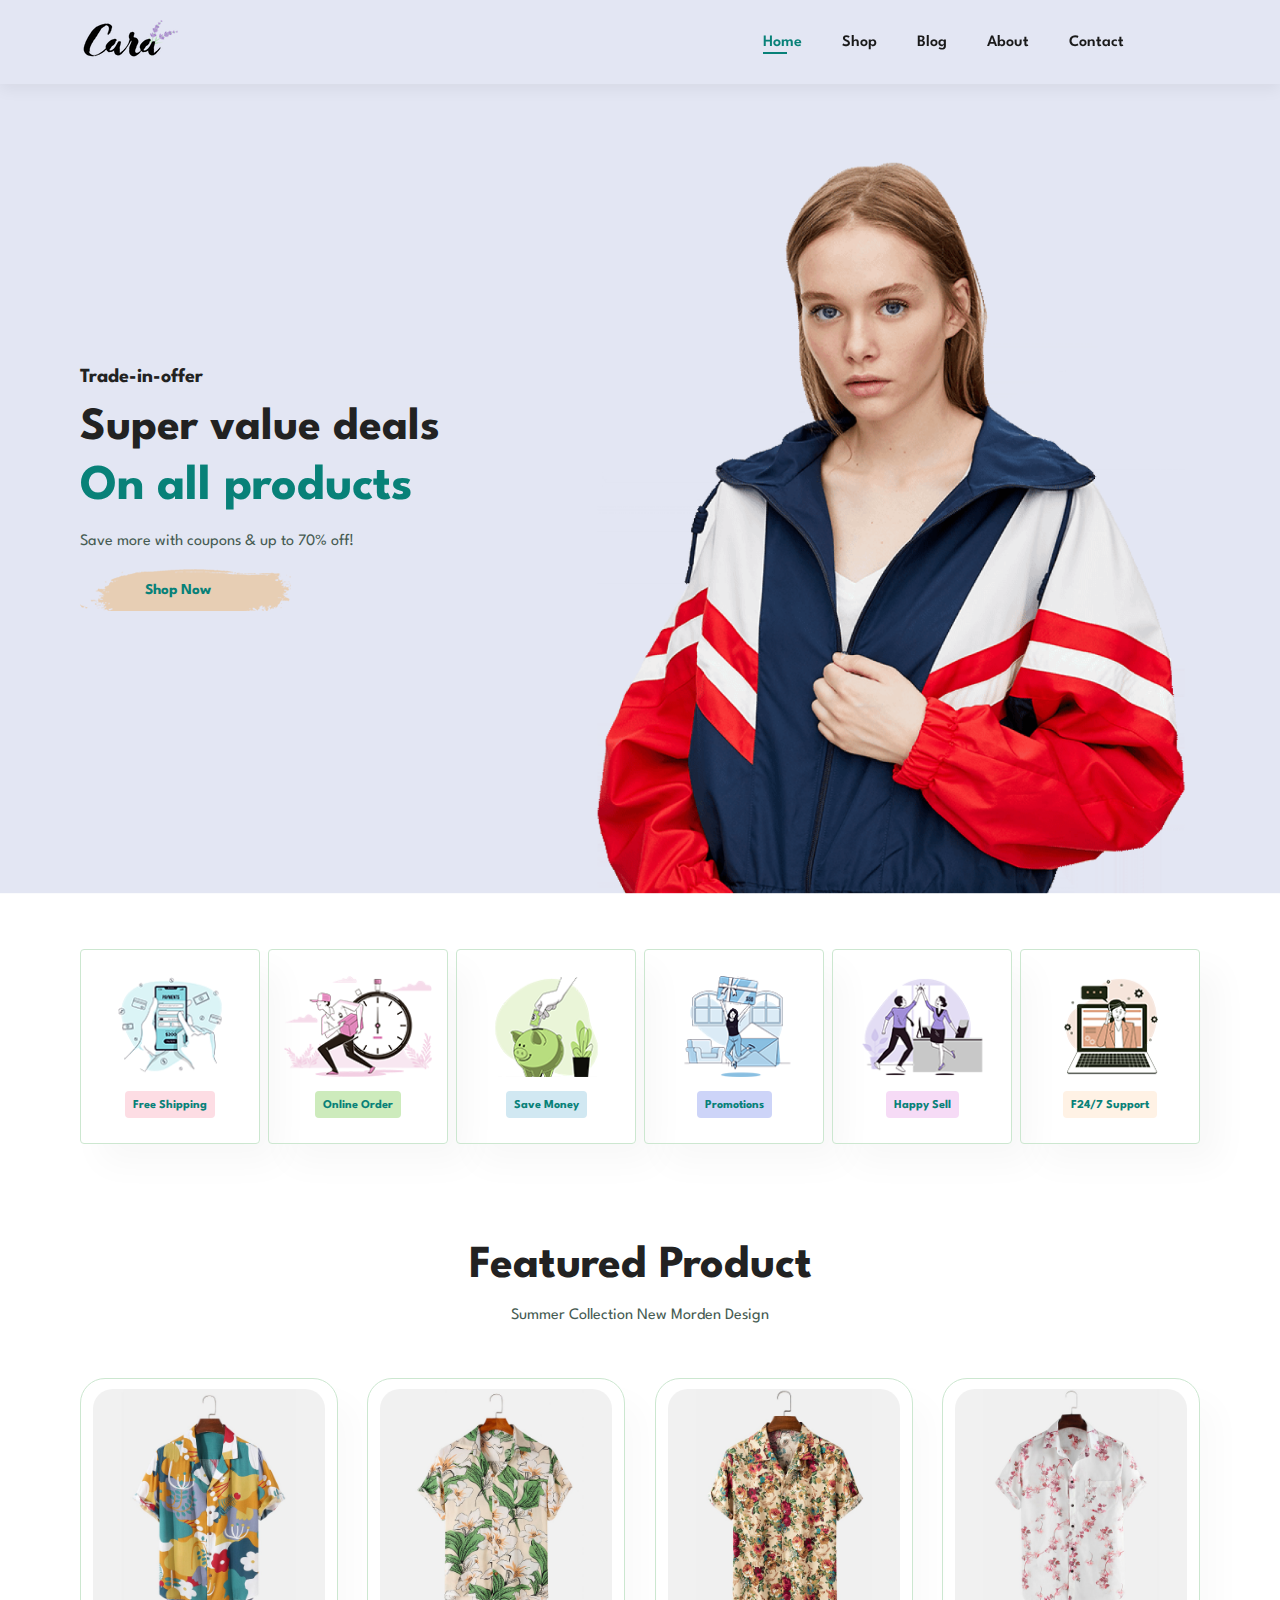
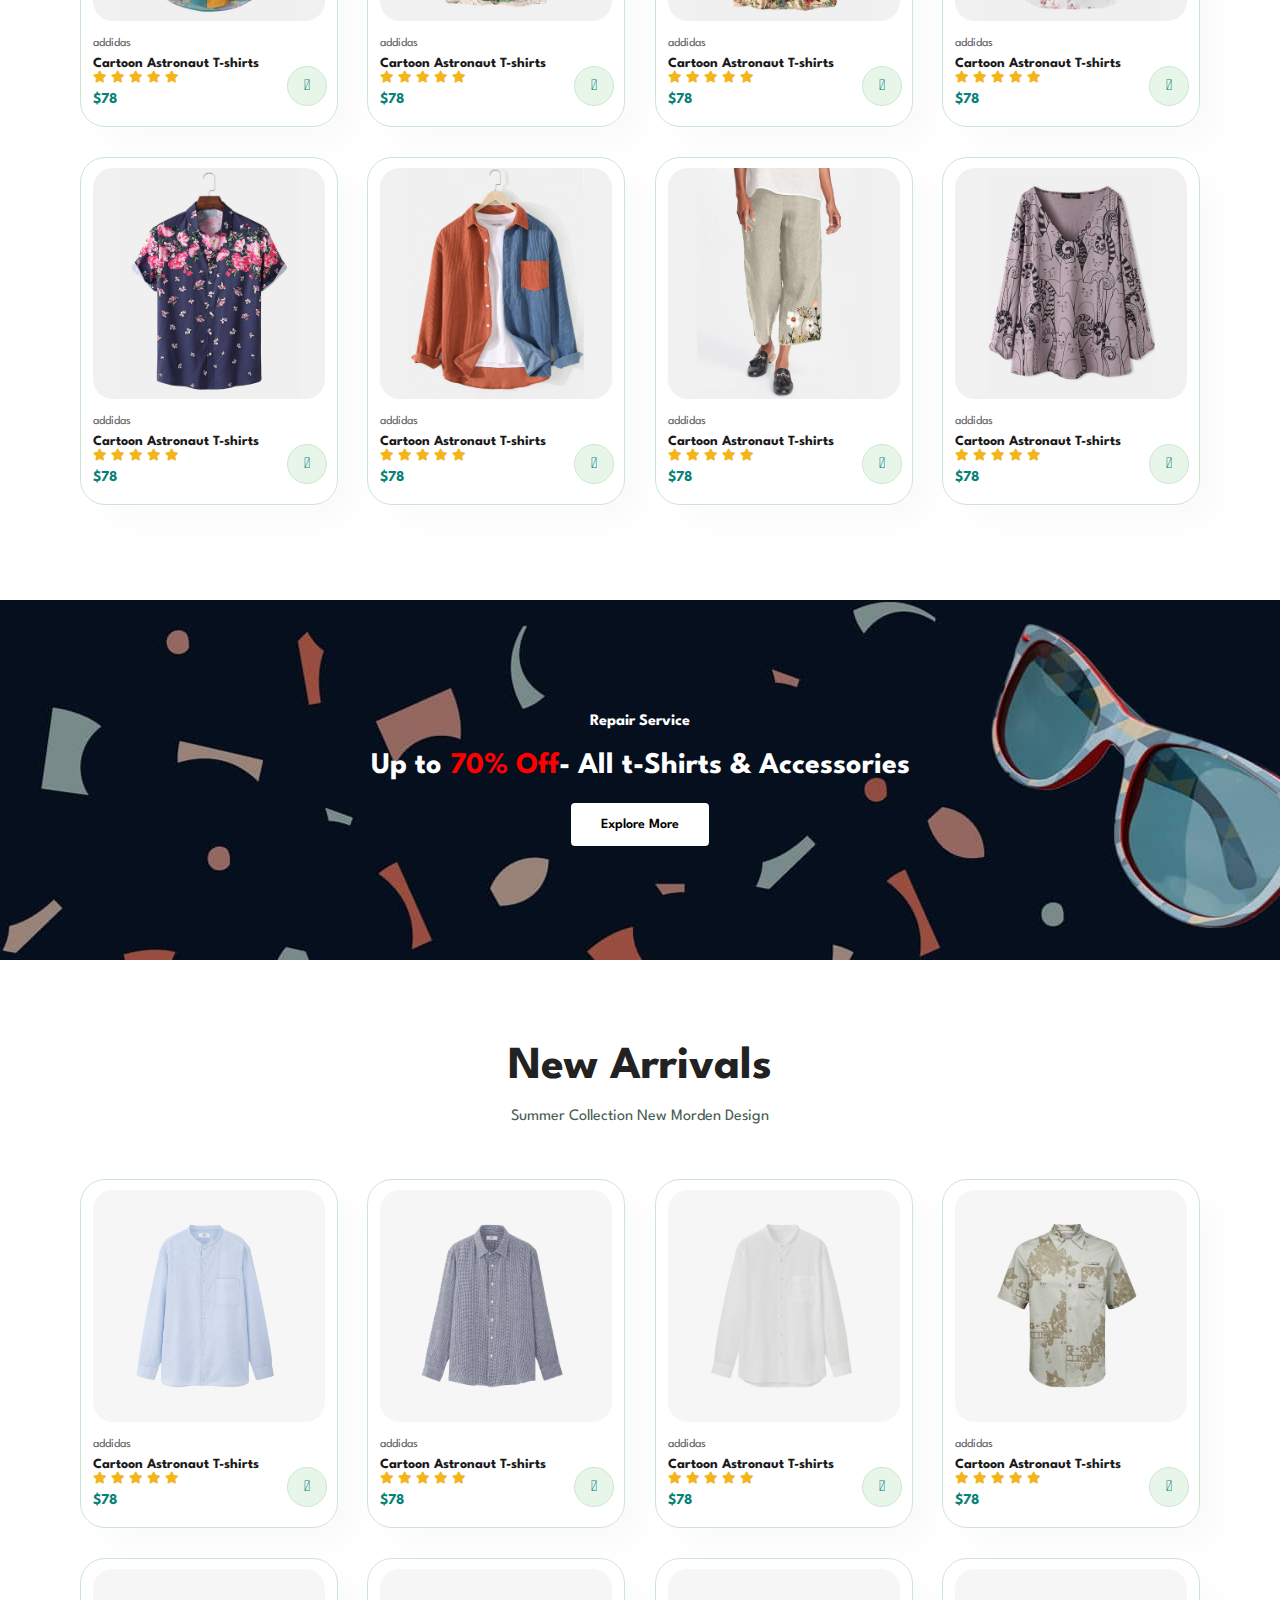
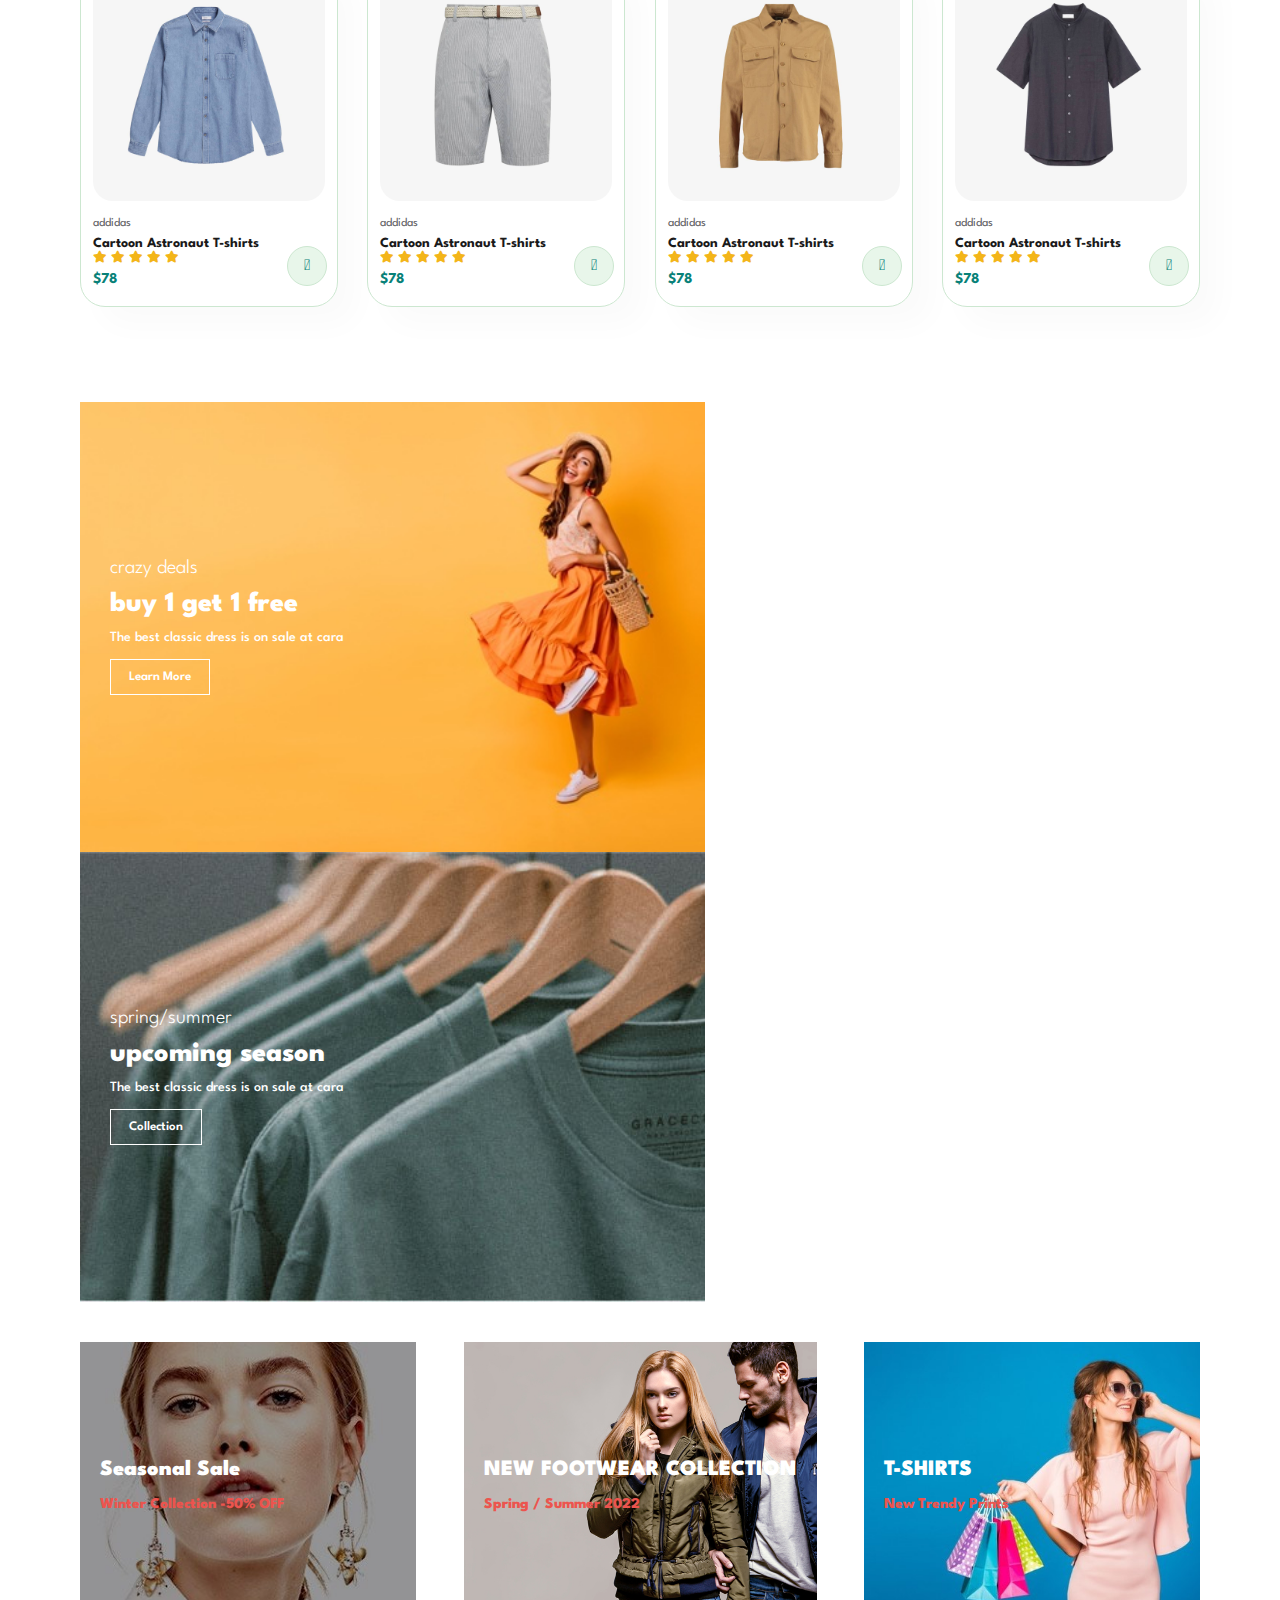
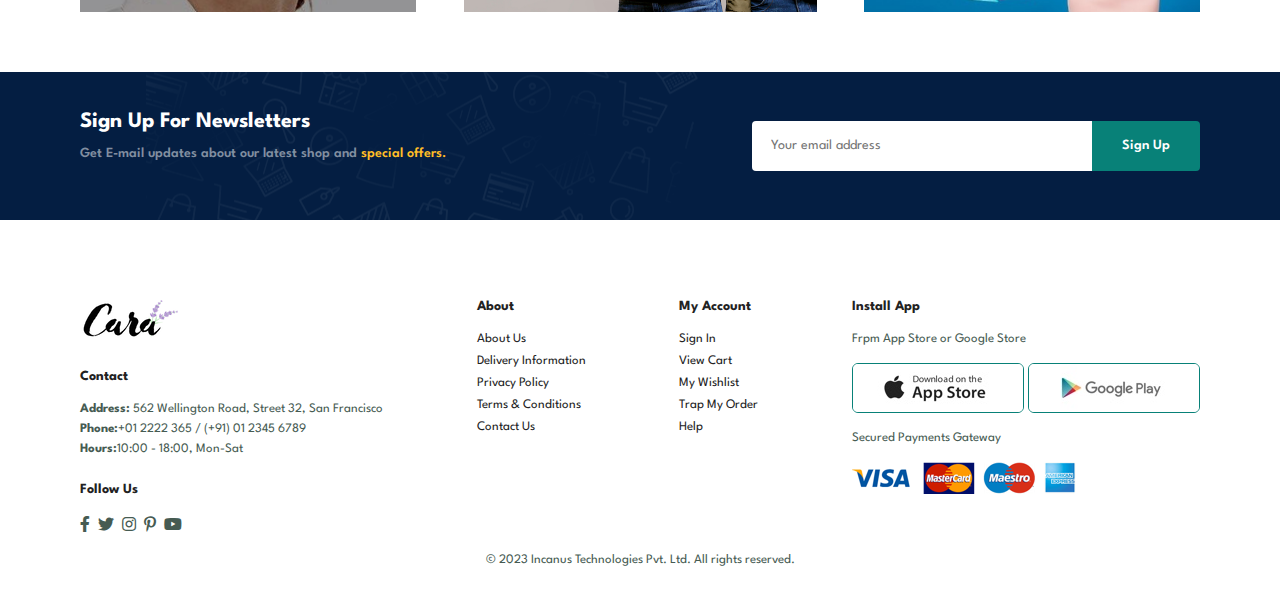
<file: index.html>
<!DOCTYPE html>
<html lang="en">

    <head>
        <meta charset="UTF-8">
        <meta http-equiv="X-UA-Compatible" content="IE=edge">
        <meta name="viewport" content="width=device-width, initial-scale=1.0">
        <title>Ecommerce Tutorial</title>
        <link rel="stylesheet" href="https://pro.fontawesome.com/releases/v5.10.0/css/all.css" />

        <link rel="stylesheet" href="style.css">
    </head>

    <body>
        <section id="header">
            <a href="#"><img src="img/logo.png" class="logo" alt=""></a>

            <div>
                <ul id="navbar">
                    <li><a class="active" href="index.html">Home</a></li>
                    <li><a href="shop.html">Shop</a></li>
                    <li><a href="blog.html">Blog</a></li>
                    <li><a href="about.html">About</a></li>
                    <li><a href="contact.html">Contact</a></li>
                    <li id="lg-bag"><a href="cart.html"><i class="far fa-shopping-bag"></i></a></li>
                    <a href="#" id="close"><i class="far fa-times"></i></a>
                </ul>
            </div>
            <div id="mobile">
                <a href="cart.html"><i class="far fa-shopping-bag"></i></a>
                <i id="bar" class="fas fa-outdent"></i>
            </div>
        </section>

        <section id="hero">
            <h4>Trade-in-offer</h4>
            <h2>Super value deals</h2>
            <h1>On all products</h1>
            <p>Save more with coupons & up to 70% off!</p>
            <button>Shop Now</button>
        </section>

        <section id="feature" class="section-p1">
            <div class="fe-box">
                <img src="img/features/f1.png" alt="">
                <h6>Free Shipping</h6>
            </div>
            <div class="fe-box">
                <img src="img/features/f2.png" alt="">
                <h6>Online Order</h6>
            </div>
            <div class="fe-box">
                <img src="img/features/f3.png" alt="">
                <h6>Save Money</h6>
            </div>
            <div class="fe-box">
                <img src="img/features/f4.png" alt="">
                <h6>Promotions</h6>
            </div>
            <div class="fe-box">
                <img src="img/features/f5.png" alt="">
                <h6>Happy Sell</h6>
            </div>
            <div class="fe-box">
                <img src="img/features/f6.png" alt="">
                <h6>F24/7 Support</h6>
            </div>
        </section>

        <section id="product1" class="section-p1">
            <h2>Featured Product</h2>
            <p>Summer Collection New Morden Design</p>
            <div class="pro-container">
                <div class="pro">
                    <img src="img/products/f1.jpg" alt="">
                    <div class="des">
                        <span>addidas</span>
                        <h5>Cartoon Astronaut T-shirts</h5>
                        <div class="star">
                            <i class="fas fa-star"></i>
                            <i class="fas fa-star"></i>
                            <i class="fas fa-star"></i>
                            <i class="fas fa-star"></i>
                            <i class="fas fa-star"></i>
                        </div>
                        <h4>$78</h4>
                    </div>
                    <a href="#"><i class="fal fa-shopping-cart cart"></i></a>
                </div>
                <div class="pro">
                    <img src="img/products/f2.jpg" alt="">
                    <div class="des">
                        <span>addidas</span>
                        <h5>Cartoon Astronaut T-shirts</h5>
                        <div class="star">
                            <i class="fas fa-star"></i>
                            <i class="fas fa-star"></i>
                            <i class="fas fa-star"></i>
                            <i class="fas fa-star"></i>
                            <i class="fas fa-star"></i>
                        </div>
                        <h4>$78</h4>
                    </div>
                    <a href="#"><i class="fal fa-shopping-cart cart"></i></a>
                </div>
                <div class="pro">
                    <img src="img/products/f3.jpg" alt="">
                    <div class="des">
                        <span>addidas</span>
                        <h5>Cartoon Astronaut T-shirts</h5>
                        <div class="star">
                            <i class="fas fa-star"></i>
                            <i class="fas fa-star"></i>
                            <i class="fas fa-star"></i>
                            <i class="fas fa-star"></i>
                            <i class="fas fa-star"></i>
                        </div>
                        <h4>$78</h4>
                    </div>
                    <a href="#"><i class="fal fa-shopping-cart cart"></i></a>
                </div>
                <div class="pro">
                    <img src="img/products/f4.jpg" alt="">
                    <div class="des">
                        <span>addidas</span>
                        <h5>Cartoon Astronaut T-shirts</h5>
                        <div class="star">
                            <i class="fas fa-star"></i>
                            <i class="fas fa-star"></i>
                            <i class="fas fa-star"></i>
                            <i class="fas fa-star"></i>
                            <i class="fas fa-star"></i>
                        </div>
                        <h4>$78</h4>
                    </div>
                    <a href="#"><i class="fal fa-shopping-cart cart"></i></a>
                </div>
                <div class="pro">
                    <img src="img/products/f5.jpg" alt="">
                    <div class="des">
                        <span>addidas</span>
                        <h5>Cartoon Astronaut T-shirts</h5>
                        <div class="star">
                            <i class="fas fa-star"></i>
                            <i class="fas fa-star"></i>
                            <i class="fas fa-star"></i>
                            <i class="fas fa-star"></i>
                            <i class="fas fa-star"></i>
                        </div>
                        <h4>$78</h4>
                    </div>
                    <a href="#"><i class="fal fa-shopping-cart cart"></i></a>
                </div>
                <div class="pro">
                    <img src="img/products/f6.jpg" alt="">
                    <div class="des">
                        <span>addidas</span>
                        <h5>Cartoon Astronaut T-shirts</h5>
                        <div class="star">
                            <i class="fas fa-star"></i>
                            <i class="fas fa-star"></i>
                            <i class="fas fa-star"></i>
                            <i class="fas fa-star"></i>
                            <i class="fas fa-star"></i>
                        </div>
                        <h4>$78</h4>
                    </div>
                    <a href="#"><i class="fal fa-shopping-cart cart"></i></a>
                </div>
                <div class="pro">
                    <img src="img/products/f7.jpg" alt="">
                    <div class="des">
                        <span>addidas</span>
                        <h5>Cartoon Astronaut T-shirts</h5>
                        <div class="star">
                            <i class="fas fa-star"></i>
                            <i class="fas fa-star"></i>
                            <i class="fas fa-star"></i>
                            <i class="fas fa-star"></i>
                            <i class="fas fa-star"></i>
                        </div>
                        <h4>$78</h4>
                    </div>
                    <a href="#"><i class="fal fa-shopping-cart cart"></i></a>
                </div>
                <div class="pro">
                    <img src="img/products/f8.jpg" alt="">
                    <div class="des">
                        <span>addidas</span>
                        <h5>Cartoon Astronaut T-shirts</h5>
                        <div class="star">
                            <i class="fas fa-star"></i>
                            <i class="fas fa-star"></i>
                            <i class="fas fa-star"></i>
                            <i class="fas fa-star"></i>
                            <i class="fas fa-star"></i>
                        </div>
                        <h4>$78</h4>
                    </div>
                    <a href="#"><i class="fal fa-shopping-cart cart"></i></a>
                </div>
            </div>
        </section>

        <section id="banner" class="section-m1">
            <h4>Repair Service</h4>
            <h2>Up to <span>70% Off</span>- All t-Shirts & Accessories</h2>
            <button class="normal">Explore More</button>
        </section>

        <section id="product1" class="section-p1">
            <h2>New Arrivals</h2>
            <p>Summer Collection New Morden Design</p>
            <div class="pro-container">
                <div class="pro">
                    <img src="img/products/n1.jpg" alt="">
                    <div class="des">
                        <span>addidas</span>
                        <h5>Cartoon Astronaut T-shirts</h5>
                        <div class="star">
                            <i class="fas fa-star"></i>
                            <i class="fas fa-star"></i>
                            <i class="fas fa-star"></i>
                            <i class="fas fa-star"></i>
                            <i class="fas fa-star"></i>
                        </div>
                        <h4>$78</h4>
                    </div>
                    <a href="#"><i class="fal fa-shopping-cart cart"></i></a>
                </div>
                <div class="pro">
                    <img src="img/products/n2.jpg" alt="">
                    <div class="des">
                        <span>addidas</span>
                        <h5>Cartoon Astronaut T-shirts</h5>
                        <div class="star">
                            <i class="fas fa-star"></i>
                            <i class="fas fa-star"></i>
                            <i class="fas fa-star"></i>
                            <i class="fas fa-star"></i>
                            <i class="fas fa-star"></i>
                        </div>
                        <h4>$78</h4>
                    </div>
                    <a href="#"><i class="fal fa-shopping-cart cart"></i></a>
                </div>
                <div class="pro">
                    <img src="img/products/n3.jpg" alt="">
                    <div class="des">
                        <span>addidas</span>
                        <h5>Cartoon Astronaut T-shirts</h5>
                        <div class="star">
                            <i class="fas fa-star"></i>
                            <i class="fas fa-star"></i>
                            <i class="fas fa-star"></i>
                            <i class="fas fa-star"></i>
                            <i class="fas fa-star"></i>
                        </div>
                        <h4>$78</h4>
                    </div>
                    <a href="#"><i class="fal fa-shopping-cart cart"></i></a>
                </div>
                <div class="pro">
                    <img src="img/products/n4.jpg" alt="">
                    <div class="des">
                        <span>addidas</span>
                        <h5>Cartoon Astronaut T-shirts</h5>
                        <div class="star">
                            <i class="fas fa-star"></i>
                            <i class="fas fa-star"></i>
                            <i class="fas fa-star"></i>
                            <i class="fas fa-star"></i>
                            <i class="fas fa-star"></i>
                        </div>
                        <h4>$78</h4>
                    </div>
                    <a href="#"><i class="fal fa-shopping-cart cart"></i></a>
                </div>
                <div class="pro">
                    <img src="img/products/n5.jpg" alt="">
                    <div class="des">
                        <span>addidas</span>
                        <h5>Cartoon Astronaut T-shirts</h5>
                        <div class="star">
                            <i class="fas fa-star"></i>
                            <i class="fas fa-star"></i>
                            <i class="fas fa-star"></i>
                            <i class="fas fa-star"></i>
                            <i class="fas fa-star"></i>
                        </div>
                        <h4>$78</h4>
                    </div>
                    <a href="#"><i class="fal fa-shopping-cart cart"></i></a>
                </div>
                <div class="pro">
                    <img src="img/products/n6.jpg" alt="">
                    <div class="des">
                        <span>addidas</span>
                        <h5>Cartoon Astronaut T-shirts</h5>
                        <div class="star">
                            <i class="fas fa-star"></i>
                            <i class="fas fa-star"></i>
                            <i class="fas fa-star"></i>
                            <i class="fas fa-star"></i>
                            <i class="fas fa-star"></i>
                        </div>
                        <h4>$78</h4>
                    </div>
                    <a href="#"><i class="fal fa-shopping-cart cart"></i></a>
                </div>
                <div class="pro">
                    <img src="img/products/n7.jpg" alt="">
                    <div class="des">
                        <span>addidas</span>
                        <h5>Cartoon Astronaut T-shirts</h5>
                        <div class="star">
                            <i class="fas fa-star"></i>
                            <i class="fas fa-star"></i>
                            <i class="fas fa-star"></i>
                            <i class="fas fa-star"></i>
                            <i class="fas fa-star"></i>
                        </div>
                        <h4>$78</h4>
                    </div>
                    <a href="#"><i class="fal fa-shopping-cart cart"></i></a>
                </div>
                <div class="pro">
                    <img src="img/products/n8.jpg" alt="">
                    <div class="des">
                        <span>addidas</span>
                        <h5>Cartoon Astronaut T-shirts</h5>
                        <div class="star">
                            <i class="fas fa-star"></i>
                            <i class="fas fa-star"></i>
                            <i class="fas fa-star"></i>
                            <i class="fas fa-star"></i>
                            <i class="fas fa-star"></i>
                        </div>
                        <h4>$78</h4>
                    </div>
                    <a href="#"><i class="fal fa-shopping-cart cart"></i></a>
                </div>
            </div>
        </section>

        <section id="sm-banner" class="section-p1">
            <div class="banner-box">
                <h4>crazy deals</h4>
                <h2>buy 1 get 1 free</h2>
                <span>The best classic dress is on sale at cara</span>
                <button class="white">Learn More</button>
            </div>
            <div class="banner-box banner-box2">
                <h4>spring/summer</h4>
                <h2>upcoming season</h2>
                <span>The best classic dress is on sale at cara</span>
                <button class="white">Collection</button>
            </div>
        </section>

        <section id="banner3">
            <div class="banner-box">
                <h2>Seasonal Sale</h2>
                <h3>Winter Collection -50% OFF</h3>
            </div>
            <div class="banner-box banner-box2">
                <h2>NEW FOOTWEAR COLLECTION</h2>
                <h3>Spring / Summer 2022</h3>
            </div>
            <div class="banner-box banner-box3">
                <h2>T-SHIRTS</h2>
                <h3>New Trendy Prints</h3>
            </div>
        </section>

        <section id="newsletter" class="section-p1 section-m1">
            <div class="newstext">
                <h4>Sign Up For Newsletters</h4>
                <p>Get E-mail updates about our latest shop and <span>special offers.</span></p>
            </div>
            <div class="form">
                <input type="text" placeholder="Your email address">
                <button class="normal">Sign Up</button>
            </div>
        </section>

        <footer class="section-p1">
            <div class="col">
                <img class="logo" src="img/logo.png">
                <h4>Contact</h4>
                <p><strong>Address:</strong> 562 Wellington Road, Street 32, San Francisco</p>
                <p><strong>Phone:</strong>+01 2222 365 / (+91) 01 2345 6789</p>
                <p><strong>Hours:</strong>10:00 - 18:00, Mon-Sat</p>
                <div class="follow">
                    <h4>Follow Us</h4>
                    <div class="icon">
                        <i class="fab fa-facebook-f"></i>
                        <i class="fab fa-twitter"></i>
                        <i class="fab fa-instagram"></i>
                        <i class="fab fa-pinterest-p"></i>
                        <i class="fab fa-youtube"></i>
                    </div>
                </div>
            </div>

            <div class="col">
                <h4>About</h4>
                <a href="#">About Us</a>
                <a href="#">Delivery Information</a>
                <a href="#">Privacy Policy</a>
                <a href="#">Terms & Conditions</a>
                <a href="#">Contact Us</a>
            </div>

            <div class="col">
                <h4>My Account</h4>
                <a href="#">Sign In</a>
                <a href="#">View Cart</a>
                <a href="#">My Wishlist</a>
                <a href="#">Trap My Order</a>
                <a href="#">Help</a>
            </div>

            <div class="col install">
                <h4>Install App</h4>
                <p>Frpm App Store or Google Store</p>
                <div class="row">
                    <img src="img/pay/app.jpg" alt="">
                    <img src="img/pay/play.jpg" alt="">
                </div>
                <p>Secured Payments Gateway</p>
                <img src="img/pay/pay.png" alt="">
            </div>

            <div class="copyright">
                <p>© 2023 Incanus Technologies Pvt. Ltd. All rights reserved.</p>
            </div>
        </footer>

        <script src="script.js"></script>
    </body>

</html>
</file>
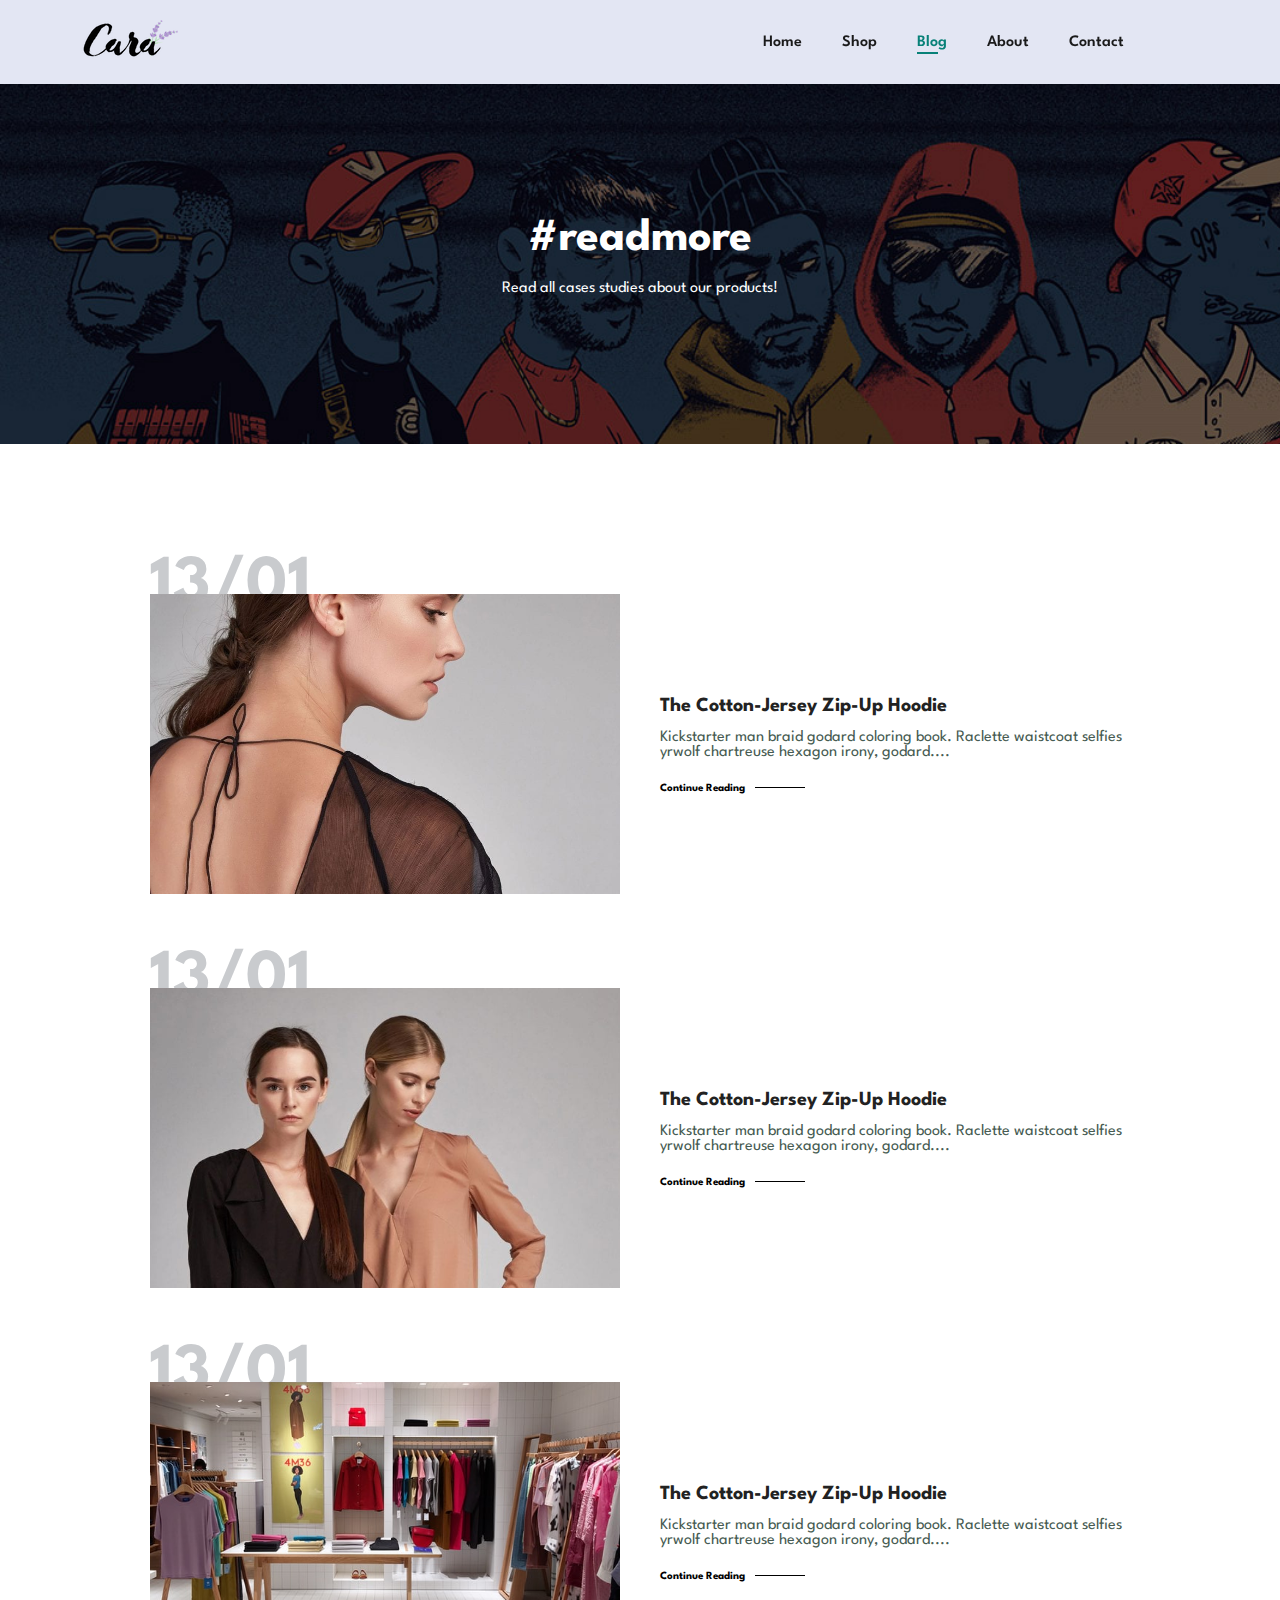
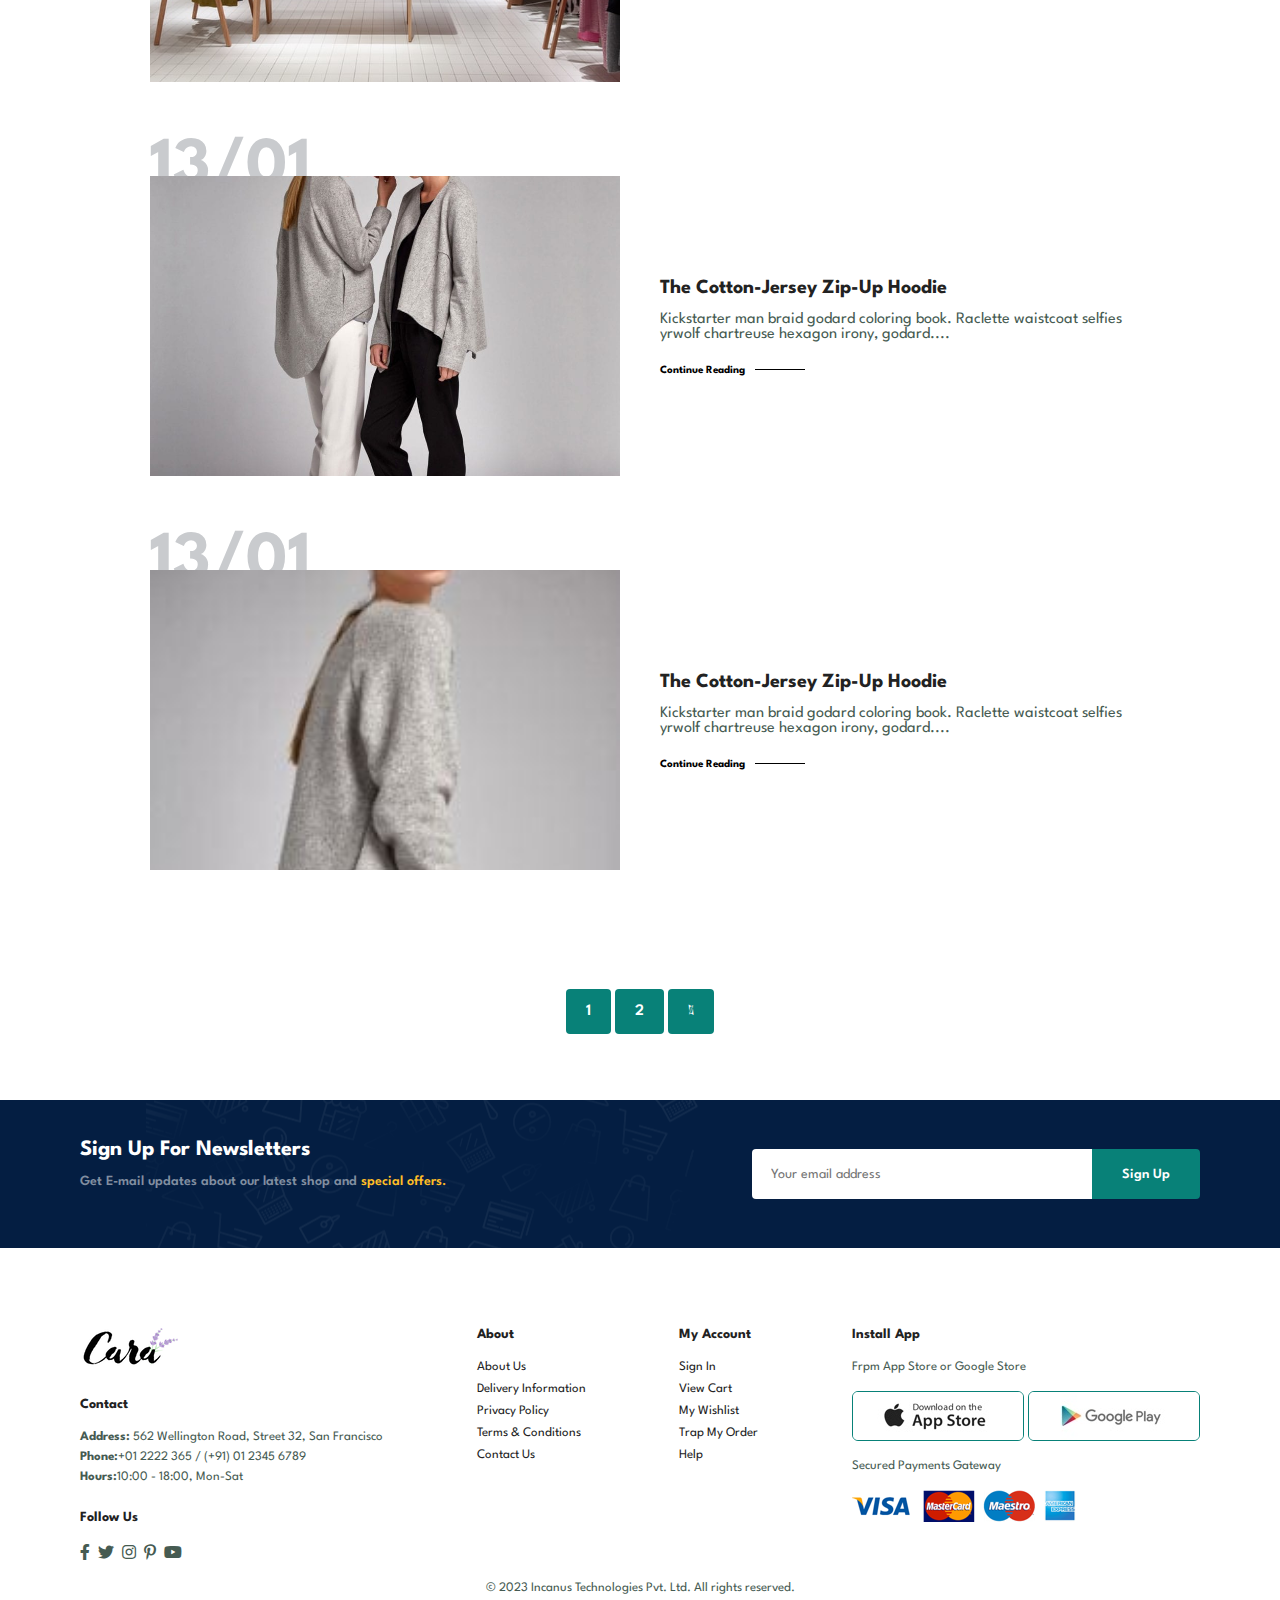
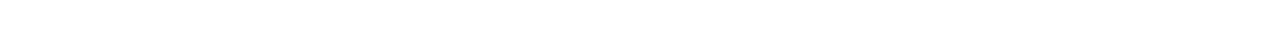
<file: blog.html>
<!DOCTYPE html>
<html lang="en">

    <head>
        <meta charset="UTF-8">
        <meta http-equiv="X-UA-Compatible" content="IE=edge">
        <meta name="viewport" content="width=device-width, initial-scale=1.0">
        <title>Ecommerce Tutorial</title>
        <link rel="stylesheet" href="https://pro.fontawesome.com/releases/v5.10.0/css/all.css" />

        <link rel="stylesheet" href="style.css">
    </head>

    <body>
        <section id="header">
            <a href="#"><img src="img/logo.png" class="logo" alt=""></a>

            <div>
                <ul id="navbar">
                    <li><a href="index.html">Home</a></li>
                    <li><a href="shop.html">Shop</a></li>
                    <li><a class="active" href="blog.html">Blog</a></li>
                    <li><a href="about.html">About</a></li>
                    <li><a href="contact.html">Contact</a></li>
                    <li id="lg-bag"><a href="cart.html"><i class="far fa-shopping-bag"></i></a></li>
                    <a href="#" id="close"><i class="far fa-times"></i></a>
                </ul>
            </div>
            <div id="mobile">
                <a href="cart.html"><i class="far fa-shopping-bag"></i></a>
                <i id="bar" class="fas fa-outdent"></i>
            </div>
        </section>

        <section id="page-header" class="blog-header">
            <h2>#readmore</h2>
            <p>Read all cases studies about our products!</p>
        </section>

        <section id="blog">
            <div class="blog-box">
                <div class="blog-img">
                    <img src="img/blog/b1.jpg" alt="">
                </div>
                <div class="blog-details">
                    <h4>The Cotton-Jersey Zip-Up Hoodie</h4>
                    <p>Kickstarter man braid godard coloring book. Raclette waistcoat selfies
                        yrwolf chartreuse hexagon irony, godard....</p>
                    <a href="#">Continue Reading</a>
                </div>
                <h1>13/01</h1>
            </div>
            <div class="blog-box">
                <div class="blog-img">
                    <img src="img/blog/b2.jpg" alt="">
                </div>
                <div class="blog-details">
                    <h4>The Cotton-Jersey Zip-Up Hoodie</h4>
                    <p>Kickstarter man braid godard coloring book. Raclette waistcoat selfies
                        yrwolf chartreuse hexagon irony, godard....</p>
                    <a href="#">Continue Reading</a>
                </div>
                <h1>13/01</h1>
            </div>
            <div class="blog-box">
                <div class="blog-img">
                    <img src="img/blog/b3.jpg" alt="">
                </div>
                <div class="blog-details">
                    <h4>The Cotton-Jersey Zip-Up Hoodie</h4>
                    <p>Kickstarter man braid godard coloring book. Raclette waistcoat selfies
                        yrwolf chartreuse hexagon irony, godard....</p>
                    <a href="#">Continue Reading</a>
                </div>
                <h1>13/01</h1>
            </div>
            <div class="blog-box">
                <div class="blog-img">
                    <img src="img/blog/b4.jpg" alt="">
                </div>
                <div class="blog-details">
                    <h4>The Cotton-Jersey Zip-Up Hoodie</h4>
                    <p>Kickstarter man braid godard coloring book. Raclette waistcoat selfies
                        yrwolf chartreuse hexagon irony, godard....</p>
                    <a href="#">Continue Reading</a>
                </div>
                <h1>13/01</h1>
            </div>
            <div class="blog-box">
                <div class="blog-img">
                    <img src="img/blog/b5.jpg" alt="">
                </div>
                <div class="blog-details">
                    <h4>The Cotton-Jersey Zip-Up Hoodie</h4>
                    <p>Kickstarter man braid godard coloring book. Raclette waistcoat selfies
                        yrwolf chartreuse hexagon irony, godard....</p>
                    <a href="#">Continue Reading</a>
                </div>
                <h1>13/01</h1>
            </div>
        </section>

        <section></section>

        <section id="pagination" class="section-p1">
            <a href="#">1</a>
            <a href="#">2</a>
            <a href="#"><i class="fal fa-long-arrow-alt-right"></i></a>
        </section>

        <section id="newsletter" class="section-p1 section-m1">
            <div class="newstext">
                <h4>Sign Up For Newsletters</h4>
                <p>Get E-mail updates about our latest shop and <span>special offers.</span></p>
            </div>
            <div class="form">
                <input type="text" placeholder="Your email address">
                <button class="normal">Sign Up</button>
            </div>
        </section>

        <footer class="section-p1">
            <div class="col">
                <img class="logo" src="img/logo.png">
                <h4>Contact</h4>
                <p><strong>Address:</strong> 562 Wellington Road, Street 32, San Francisco</p>
                <p><strong>Phone:</strong>+01 2222 365 / (+91) 01 2345 6789</p>
                <p><strong>Hours:</strong>10:00 - 18:00, Mon-Sat</p>
                <div class="follow">
                    <h4>Follow Us</h4>
                    <div class="icon">
                        <i class="fab fa-facebook-f"></i>
                        <i class="fab fa-twitter"></i>
                        <i class="fab fa-instagram"></i>
                        <i class="fab fa-pinterest-p"></i>
                        <i class="fab fa-youtube"></i>
                    </div>
                </div>
            </div>

            <div class="col">
                <h4>About</h4>
                <a href="#">About Us</a>
                <a href="#">Delivery Information</a>
                <a href="#">Privacy Policy</a>
                <a href="#">Terms & Conditions</a>
                <a href="#">Contact Us</a>
            </div>

            <div class="col">
                <h4>My Account</h4>
                <a href="#">Sign In</a>
                <a href="#">View Cart</a>
                <a href="#">My Wishlist</a>
                <a href="#">Trap My Order</a>
                <a href="#">Help</a>
            </div>

            <div class="col install">
                <h4>Install App</h4>
                <p>Frpm App Store or Google Store</p>
                <div class="row">
                    <img src="img/pay/app.jpg" alt="">
                    <img src="img/pay/play.jpg" alt="">
                </div>
                <p>Secured Payments Gateway</p>
                <img src="img/pay/pay.png" alt="">
            </div>

            <div class="copyright">
                <p>© 2023 Incanus Technologies Pvt. Ltd. All rights reserved.</p>
            </div>
        </footer>

        <script src="script.js"></script>
    </body>

</html>
</file>
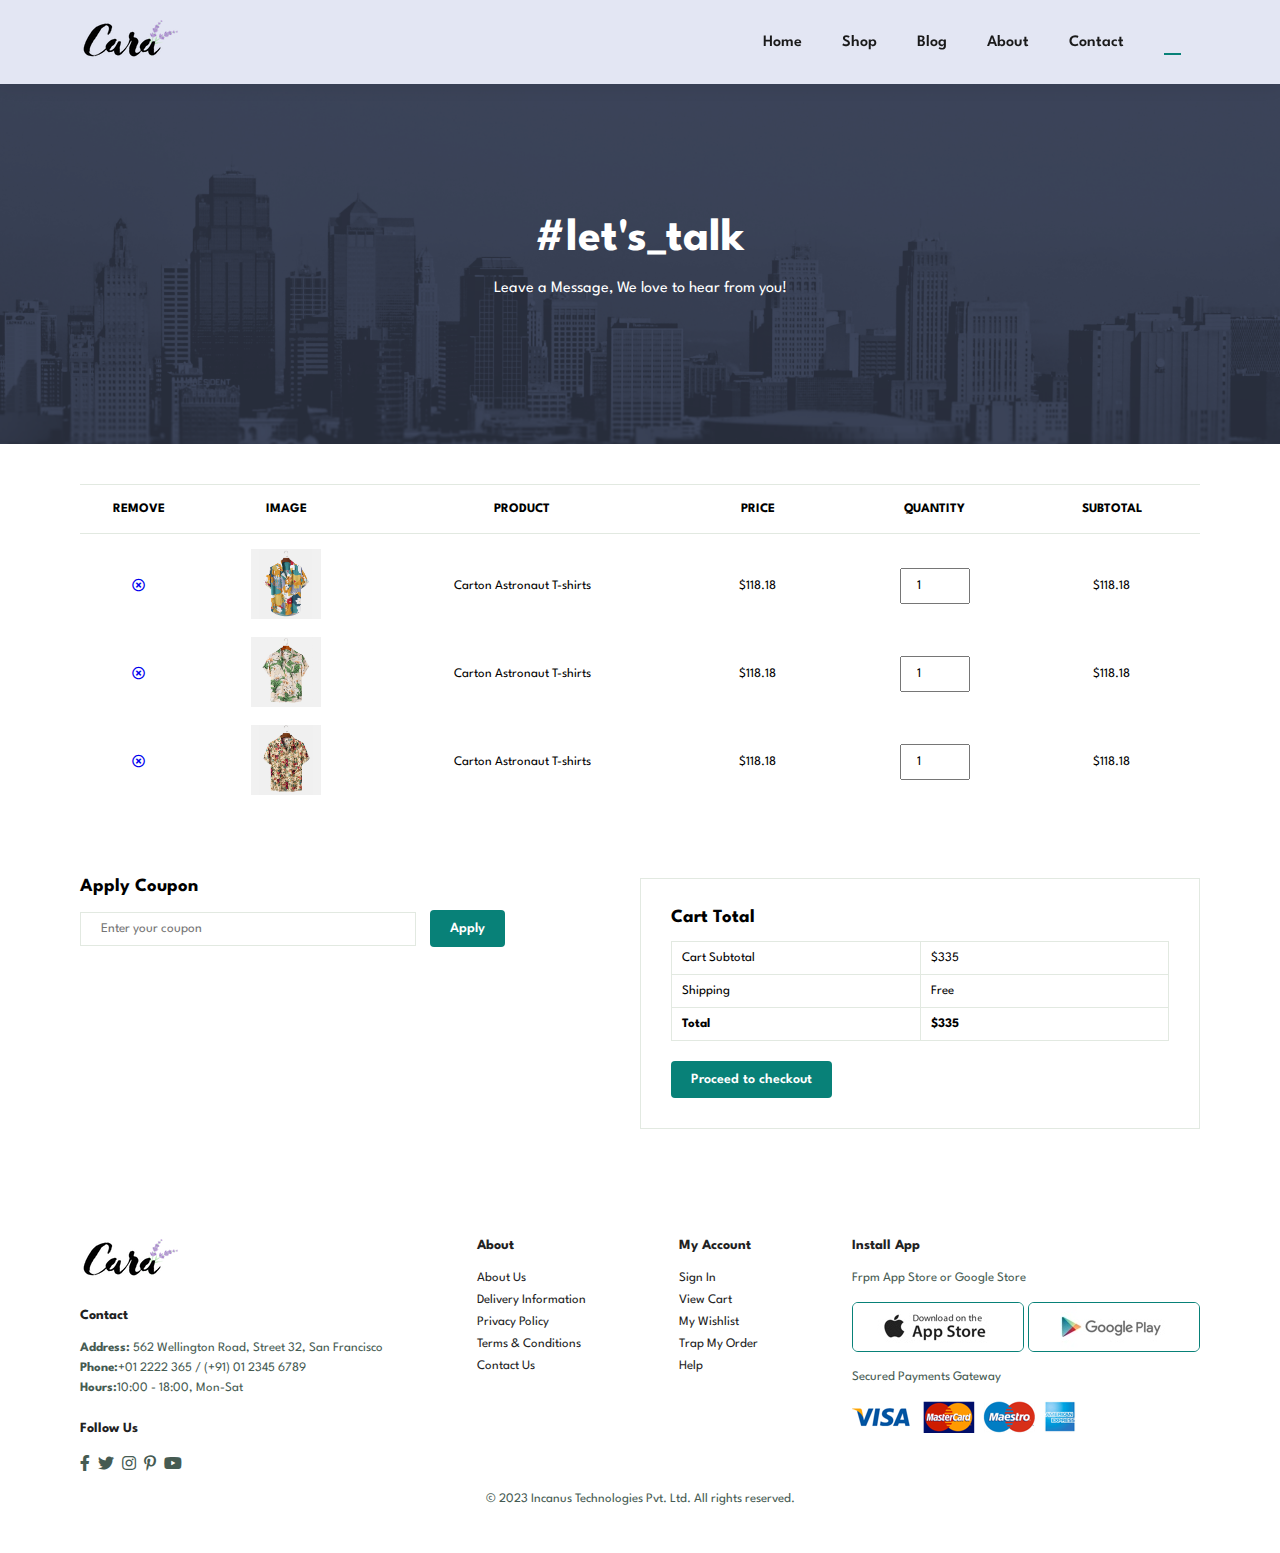
<file: cart.html>
<!DOCTYPE html>
<html lang="en">

    <head>
        <meta charset="UTF-8">
        <meta http-equiv="X-UA-Compatible" content="IE=edge">
        <meta name="viewport" content="width=device-width, initial-scale=1.0">
        <title>Ecommerce Tutorial</title>
        <link rel="stylesheet" href="https://pro.fontawesome.com/releases/v5.10.0/css/all.css" />

        <link rel="stylesheet" href="style.css">
    </head>

    <body>
        <section id="header">
            <a href="#"><img src="img/logo.png" class="logo" alt=""></a>

            <div>
                <ul id="navbar">
                    <li><a href="index.html">Home</a></li>
                    <li><a href="shop.html">Shop</a></li>
                    <li><a href="blog.html">Blog</a></li>
                    <li><a href="about.html">About</a></li>
                    <li><a href="contact.html">Contact</a></li>
                    <li id="lg-bag"><a class="active" href="cart.html"><i class="far fa-shopping-bag"></i></a></li>
                    <a href="#" id="close"><i class="far fa-times"></i></a>
                </ul>
            </div>
            <div id="mobile">
                <a href="cart.html"><i class="far fa-shopping-bag"></i></a>
                <i id="bar" class="fas fa-outdent"></i>
            </div>
        </section>

        <section id="page-header" class="about-header">
            <h2>#let's_talk</h2>
            <p>Leave a Message, We love to hear from you!</p>
        </section>

        <section id="cart" class="section-p1">
            <table width="100%">
                <thead>
                    <tr>
                        <td>Remove</td>
                        <td>Image</td>
                        <td>Product</td>
                        <td>Price</td>
                        <td>Quantity</td>
                        <td>Subtotal</td>
                    </tr>
                </thead>
                <tbody>
                    <tr>
                        <td><a href="#"><i class="far fa-times-circle"></i></a></td>
                        <td><img src="img/products/f1.jpg"></td>
                        <td>Carton Astronaut T-shirts</td>
                        <td>$118.18</td>
                        <td><input type="number" value="1"></td>
                        <td>$118.18</td>
                    </tr>
                    <tr>
                        <td><a href="#"><i class="far fa-times-circle"></i></a></td>
                        <td><img src="img/products/f2.jpg"></td>
                        <td>Carton Astronaut T-shirts</td>
                        <td>$118.18</td>
                        <td><input type="number" value="1"></td>
                        <td>$118.18</td>
                    </tr>
                    <tr>
                        <td><a href="#"><i class="far fa-times-circle"></i></a></td>
                        <td><img src="img/products/f3.jpg"></td>
                        <td>Carton Astronaut T-shirts</td>
                        <td>$118.18</td>
                        <td><input type="number" value="1"></td>
                        <td>$118.18</td>
                    </tr>
                </tbody>
            </table>
        </section>

        <section id="cart-add" class="section-p1">
            <div id="coupon">
                <h3>Apply Coupon</h3>
                <div>
                    <input type="text" placeholder="Enter your coupon">
                    <button class="normal">Apply</button>
                </div>
            </div>
            <div id="subtotal">
                <h3>Cart Total</h3>
                <table>
                    <tr>
                        <td>Cart Subtotal</td>
                        <td>$335</td>
                    </tr>
                    <tr>
                        <td>Shipping</td>
                        <td>Free</td>
                    </tr>
                    <tr>
                        <td><strong>Total</strong></td>
                        <td><strong>$335</strong></td>
                    </tr>
                </table>
                <button class="normal">Proceed to checkout</button>
            </div>
        </section>

        <footer class="section-p1">
            <div class="col">
                <img class="logo" src="img/logo.png">
                <h4>Contact</h4>
                <p><strong>Address:</strong> 562 Wellington Road, Street 32, San Francisco</p>
                <p><strong>Phone:</strong>+01 2222 365 / (+91) 01 2345 6789</p>
                <p><strong>Hours:</strong>10:00 - 18:00, Mon-Sat</p>
                <div class="follow">
                    <h4>Follow Us</h4>
                    <div class="icon">
                        <i class="fab fa-facebook-f"></i>
                        <i class="fab fa-twitter"></i>
                        <i class="fab fa-instagram"></i>
                        <i class="fab fa-pinterest-p"></i>
                        <i class="fab fa-youtube"></i>
                    </div>
                </div>
            </div>

            <div class="col">
                <h4>About</h4>
                <a href="#">About Us</a>
                <a href="#">Delivery Information</a>
                <a href="#">Privacy Policy</a>
                <a href="#">Terms & Conditions</a>
                <a href="#">Contact Us</a>
            </div>

            <div class="col">
                <h4>My Account</h4>
                <a href="#">Sign In</a>
                <a href="#">View Cart</a>
                <a href="#">My Wishlist</a>
                <a href="#">Trap My Order</a>
                <a href="#">Help</a>
            </div>

            <div class="col install">
                <h4>Install App</h4>
                <p>Frpm App Store or Google Store</p>
                <div class="row">
                    <img src="img/pay/app.jpg" alt="">
                    <img src="img/pay/play.jpg" alt="">
                </div>
                <p>Secured Payments Gateway</p>
                <img src="img/pay/pay.png" alt="">
            </div>

            <div class="copyright">
                <p>© 2023 Incanus Technologies Pvt. Ltd. All rights reserved.</p>
            </div>
        </footer>

        <script src="script.js"></script>
    </body>

</html>
</file>
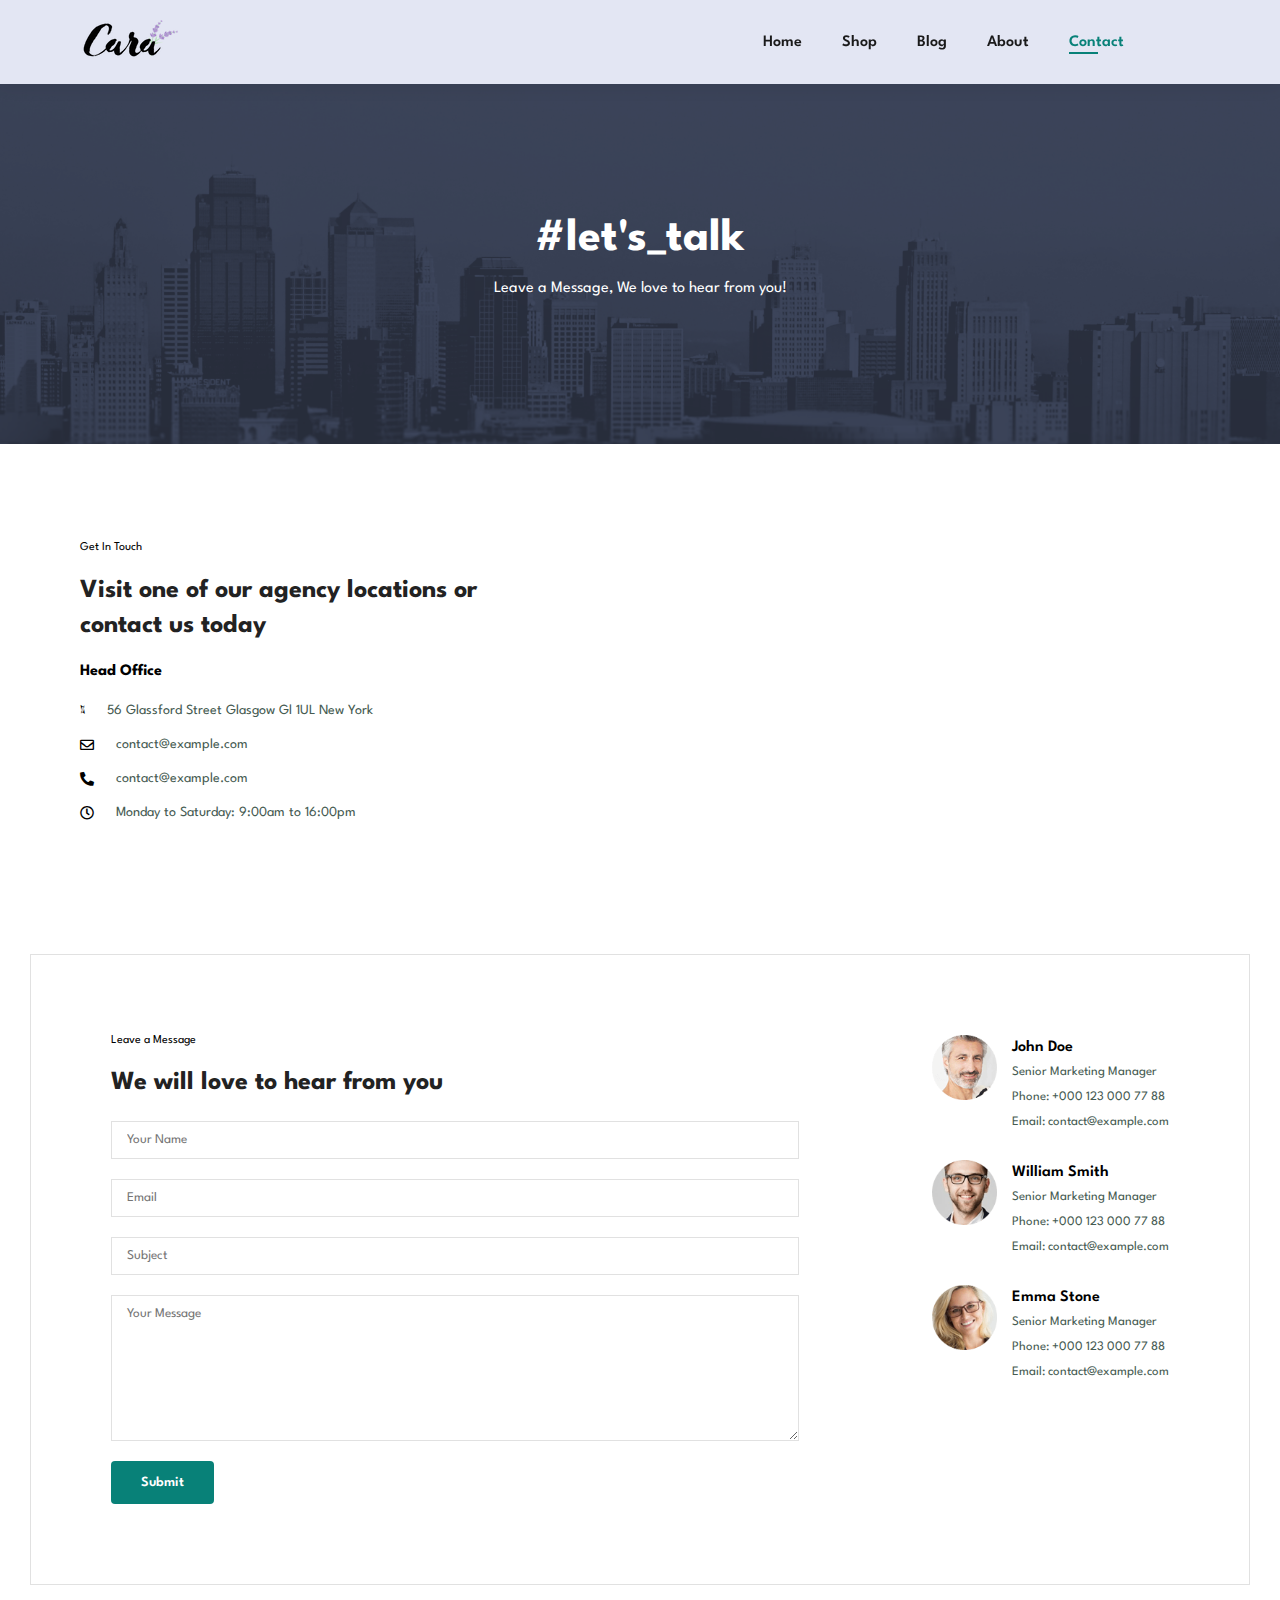
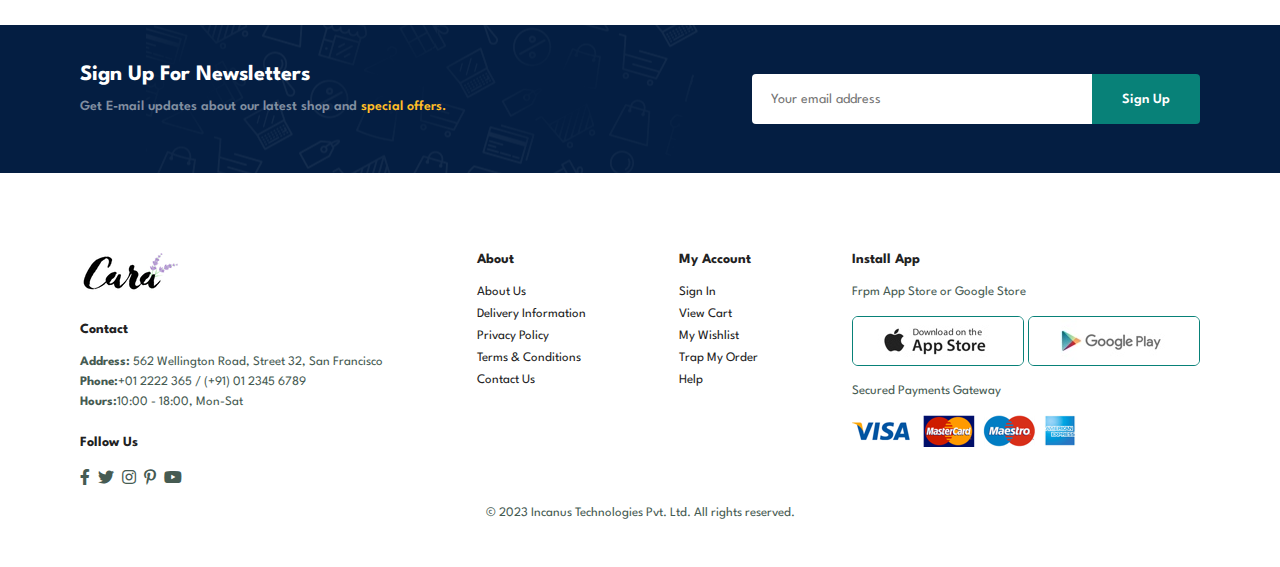
<file: contact.html>
<!DOCTYPE html>
<html lang="en">

    <head>
        <meta charset="UTF-8">
        <meta http-equiv="X-UA-Compatible" content="IE=edge">
        <meta name="viewport" content="width=device-width, initial-scale=1.0">
        <title>Ecommerce Tutorial</title>
        <link rel="stylesheet" href="https://pro.fontawesome.com/releases/v5.10.0/css/all.css" />

        <link rel="stylesheet" href="style.css">
    </head>

    <body>
        <section id="header">
            <a href="#"><img src="img/logo.png" class="logo" alt=""></a>

            <div>
                <ul id="navbar">
                    <li><a href="index.html">Home</a></li>
                    <li><a href="shop.html">Shop</a></li>
                    <li><a href="blog.html">Blog</a></li>
                    <li><a href="about.html">About</a></li>
                    <li><a class="active" href="contact.html">Contact</a></li>
                    <li id="lg-bag"><a href="cart.html"><i class="far fa-shopping-bag"></i></a></li>
                    <a href="#" id="close"><i class="far fa-times"></i></a>
                </ul>
            </div>
            <div id="mobile">
                <a href="cart.html"><i class="far fa-shopping-bag"></i></a>
                <i id="bar" class="fas fa-outdent"></i>
            </div>
        </section>

        <section id="page-header" class="about-header">
            <h2>#let's_talk</h2>
            <p>Leave a Message, We love to hear from you!</p>
        </section>

        <section id="contact-details" class="section-p1">
            <div class="details">
                <span>Get In Touch</span>
                <h2>Visit one of our agency locations or contact us today</h2>
                <h3>Head Office</h3>
                <div>
                    <li>
                        <i class="fal fa-map"></i>
                        <p>56 Glassford Street Glasgow Gl 1UL New York</p>
                    </li>
                    <li>
                        <i class="far fa-envelope"></i>
                        <p>contact@example.com</p>
                    </li>
                    <li>
                        <i class="fas fa-phone-alt"></i>
                        <p>contact@example.com</p>
                    </li>
                    <li>
                        <i class="far fa-clock"></i>
                        <p>Monday to Saturday: 9:00am to 16:00pm</p>
                    </li>
                </div>
            </div>

            <div class="map">
                <iframe src="https://www.google.com/maps/embed?pb=!1m18!1m12!1m3!1d112934.99078763524!2d-121.55304241974898!3d38.52095042722504!2m3!1f0!2f0!3f0!3m2!1i1024!2i768!4f13.1!3m3!1m2!1s0x809ac672b28397f9%3A0x921f6aaa74197fdb!2sSacramento%2C%20CA%2C%20USA!5e0!3m2!1sen!2sin!4v1674730258899!5m2!1sen!2sin" width="600" height="450" style="border:0;" allowfullscreen="" loading="lazy" referrerpolicy="no-referrer-when-downgrade"></iframe>
            </div>
        </section>

        <section id="form-details">
            <form action="">
                <span>Leave a Message</span>
                <h2>We will love to hear from you</h2>
                <input type="text" placeholder="Your Name" >
                <input type="text" placeholder="Email" >
                <input type="text" placeholder="Subject" >
                <textarea name="" id="" cols="30" rows="10" placeholder="Your Message"></textarea>
                <button class="normal">Submit</button>
            </form>

            <div class="people">
                <div>
                    <img src="img/people/1.png">
                    <p><span>John Doe</span>Senior Marketing Manager<br>Phone: +000 123 000 77 88 <br>Email: contact@example.com</p>
                </div>
                <div>
                    <img src="img/people/2.png">
                    <p><span>William Smith</span>Senior Marketing Manager<br>Phone: +000 123 000 77 88 <br>Email: contact@example.com</p>
                </div>
                <div>
                    <img src="img/people/3.png">
                    <p><span>Emma Stone</span>Senior Marketing Manager<br>Phone: +000 123 000 77 88 <br>Email: contact@example.com</p>
                </div>
            </div>
        </section>

        <section id="newsletter" class="section-p1 section-m1">
            <div class="newstext">
                <h4>Sign Up For Newsletters</h4>
                <p>Get E-mail updates about our latest shop and <span>special offers.</span></p>
            </div>
            <div class="form">
                <input type="text" placeholder="Your email address">
                <button class="normal">Sign Up</button>
            </div>
        </section>

        <footer class="section-p1">
            <div class="col">
                <img class="logo" src="img/logo.png">
                <h4>Contact</h4>
                <p><strong>Address:</strong> 562 Wellington Road, Street 32, San Francisco</p>
                <p><strong>Phone:</strong>+01 2222 365 / (+91) 01 2345 6789</p>
                <p><strong>Hours:</strong>10:00 - 18:00, Mon-Sat</p>
                <div class="follow">
                    <h4>Follow Us</h4>
                    <div class="icon">
                        <i class="fab fa-facebook-f"></i>
                        <i class="fab fa-twitter"></i>
                        <i class="fab fa-instagram"></i>
                        <i class="fab fa-pinterest-p"></i>
                        <i class="fab fa-youtube"></i>
                    </div>
                </div>
            </div>

            <div class="col">
                <h4>About</h4>
                <a href="#">About Us</a>
                <a href="#">Delivery Information</a>
                <a href="#">Privacy Policy</a>
                <a href="#">Terms & Conditions</a>
                <a href="#">Contact Us</a>
            </div>

            <div class="col">
                <h4>My Account</h4>
                <a href="#">Sign In</a>
                <a href="#">View Cart</a>
                <a href="#">My Wishlist</a>
                <a href="#">Trap My Order</a>
                <a href="#">Help</a>
            </div>

            <div class="col install">
                <h4>Install App</h4>
                <p>Frpm App Store or Google Store</p>
                <div class="row">
                    <img src="img/pay/app.jpg" alt="">
                    <img src="img/pay/play.jpg" alt="">
                </div>
                <p>Secured Payments Gateway</p>
                <img src="img/pay/pay.png" alt="">
            </div>

            <div class="copyright">
                <p>© 2023 Incanus Technologies Pvt. Ltd. All rights reserved.</p>
            </div>
        </footer>

        <script src="script.js"></script>
    </body>

</html>
</file>
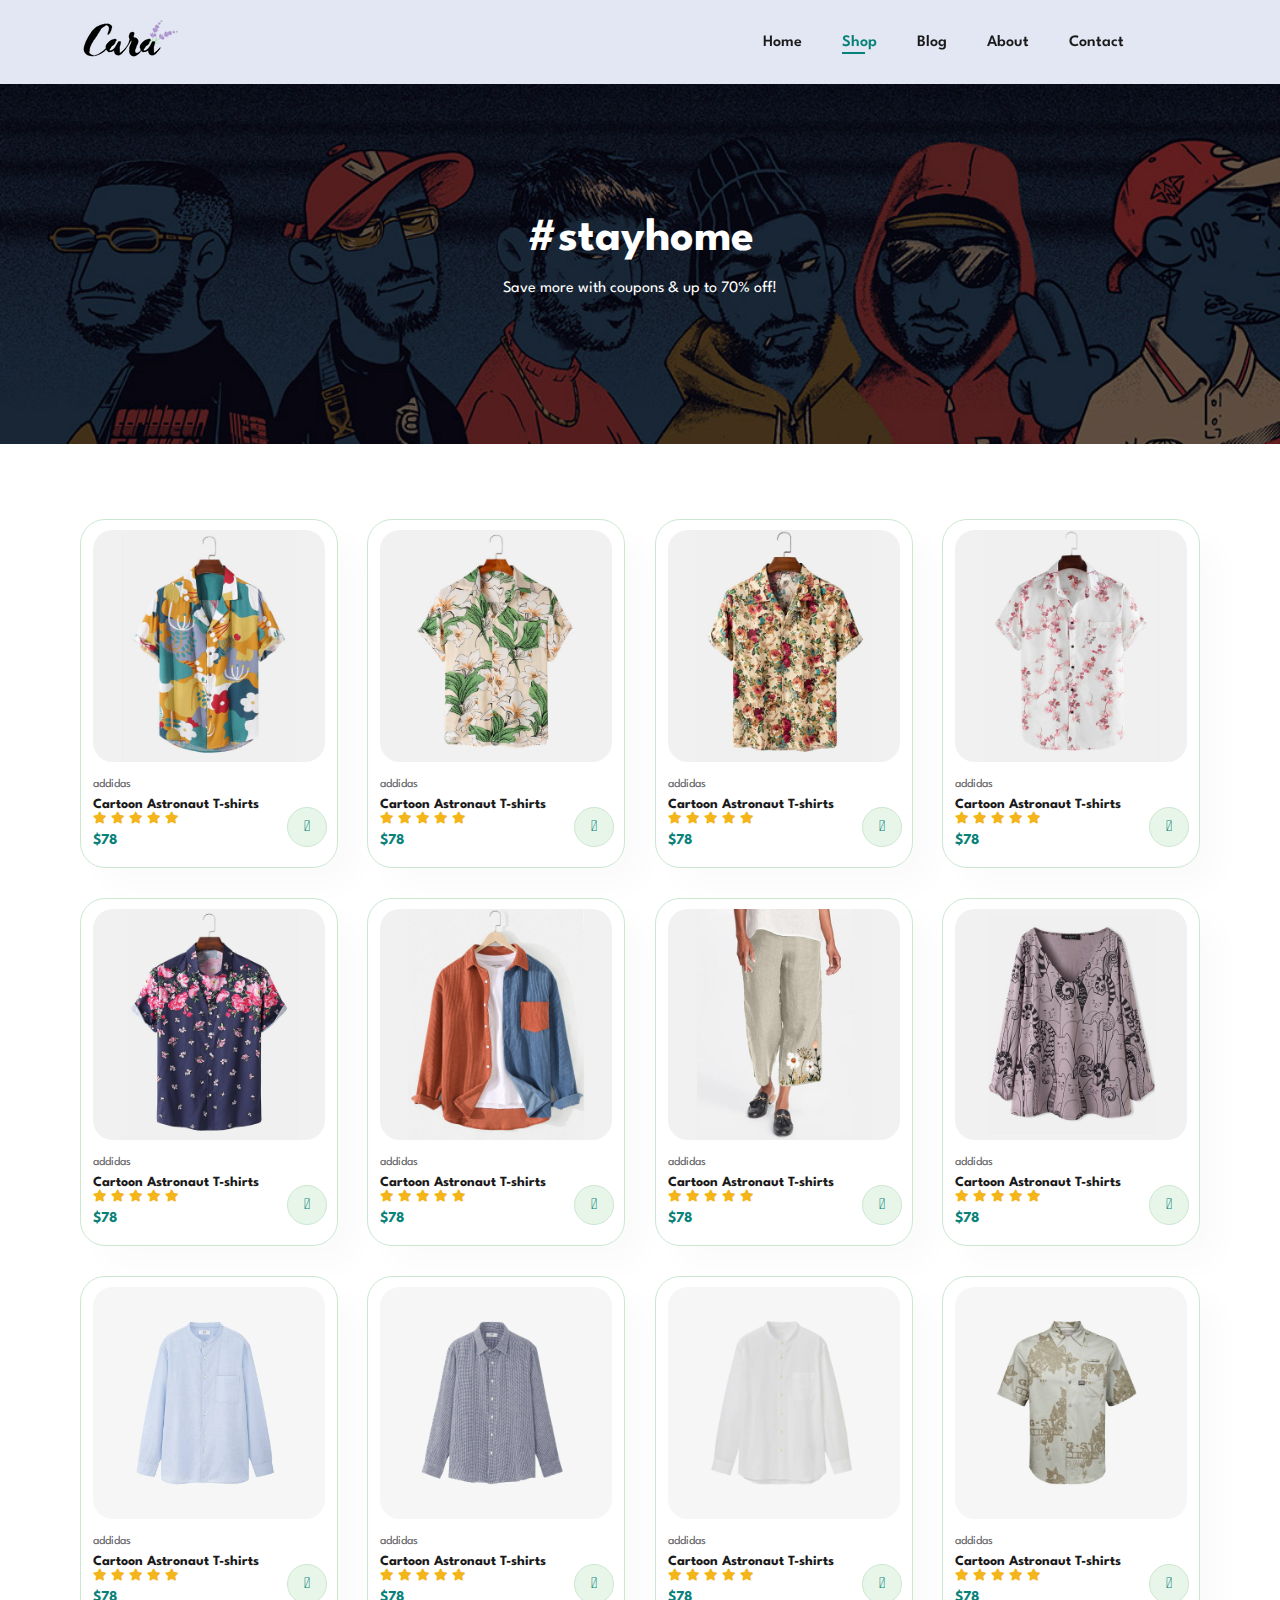
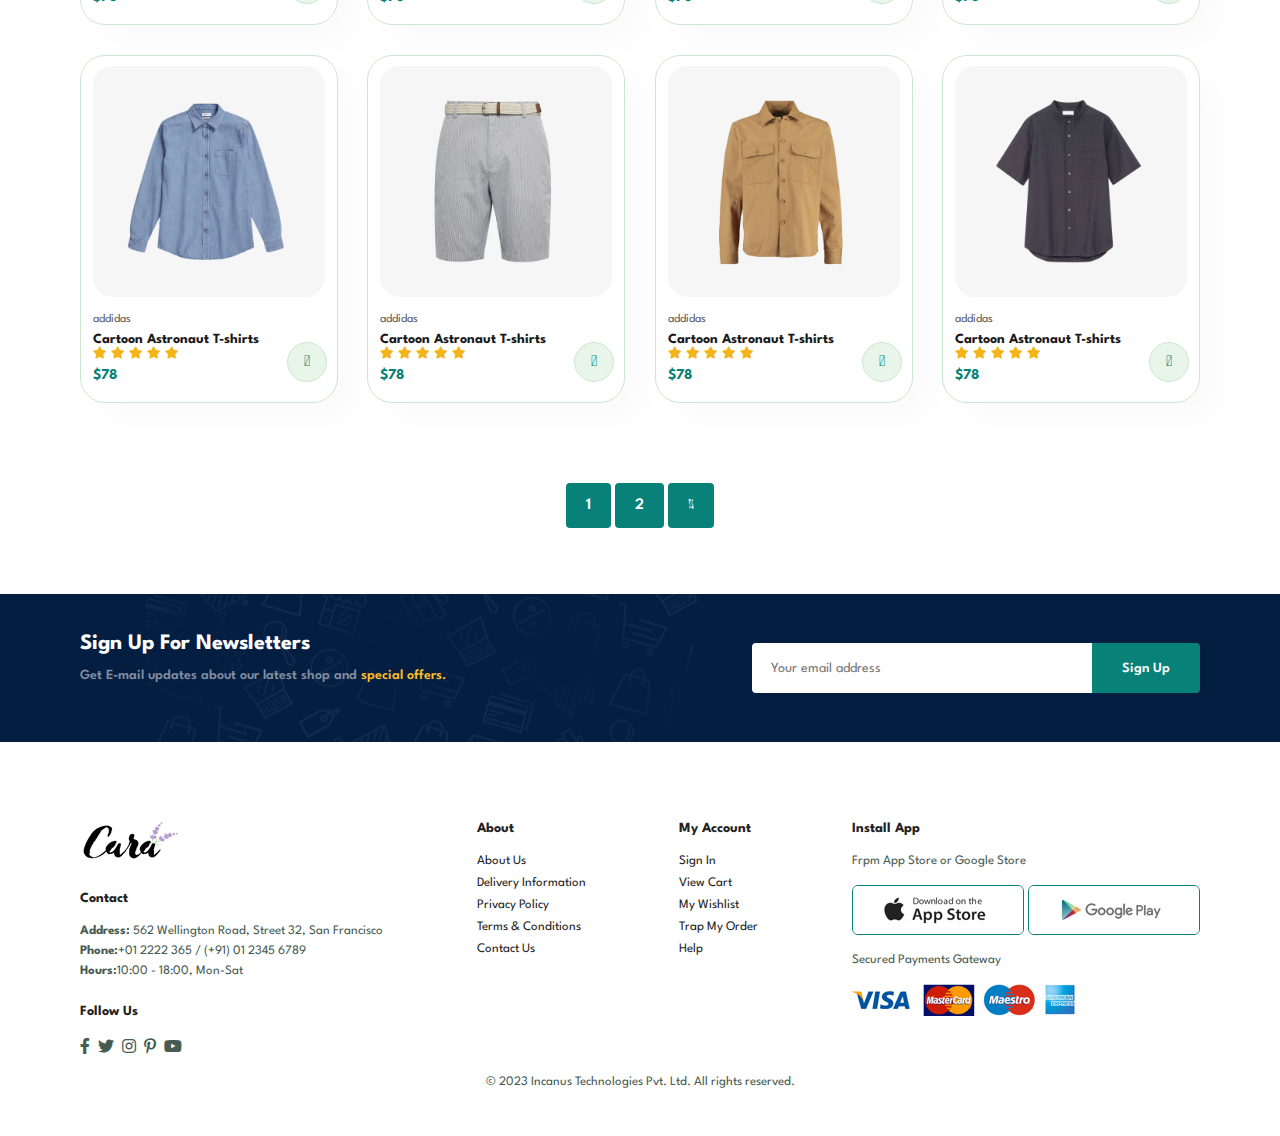
<file: shop.html>
<!DOCTYPE html>
<html lang="en">

    <head>
        <meta charset="UTF-8">
        <meta http-equiv="X-UA-Compatible" content="IE=edge">
        <meta name="viewport" content="width=device-width, initial-scale=1.0">
        <title>Ecommerce Tutorial</title>
        <link rel="stylesheet" href="https://pro.fontawesome.com/releases/v5.10.0/css/all.css" />

        <link rel="stylesheet" href="style.css">
    </head>

    <body>
        <section id="header">
            <a href="#"><img src="img/logo.png" class="logo" alt=""></a>

            <div>
                <ul id="navbar">
                    <li><a href="index.html">Home</a></li>
                    <li><a class="active" href="shop.html">Shop</a></li>
                    <li><a href="blog.html">Blog</a></li>
                    <li><a href="about.html">About</a></li>
                    <li><a href="contact.html">Contact</a></li>
                    <li id="lg-bag"><a href="cart.html"><i class="far fa-shopping-bag"></i></a></li>
                    <a href="#" id="close"><i class="far fa-times"></i></a>
                </ul>
            </div>
            <div id="mobile">
                <a href="cart.html"><i class="far fa-shopping-bag"></i></a>
                <i id="bar" class="fas fa-outdent"></i>
            </div>
        </section>

        <section id="page-header">
            <h2>#stayhome</h2>
            <p>Save more with coupons & up to 70% off!</p>
        </section>

        <section id="product1" class="section-p1">
            <div class="pro-container" onclick="window.location.href='sproduct.html';">
                <div class="pro">
                    <img src="img/products/f1.jpg" alt="">
                    <div class="des">
                        <span>addidas</span>
                        <h5>Cartoon Astronaut T-shirts</h5>
                        <div class="star">
                            <i class="fas fa-star"></i>
                            <i class="fas fa-star"></i>
                            <i class="fas fa-star"></i>
                            <i class="fas fa-star"></i>
                            <i class="fas fa-star"></i>
                        </div>
                        <h4>$78</h4>
                    </div>
                    <a href="#"><i class="fal fa-shopping-cart cart"></i></a>
                </div>
                <div class="pro">
                    <img src="img/products/f2.jpg" alt="">
                    <div class="des">
                        <span>addidas</span>
                        <h5>Cartoon Astronaut T-shirts</h5>
                        <div class="star">
                            <i class="fas fa-star"></i>
                            <i class="fas fa-star"></i>
                            <i class="fas fa-star"></i>
                            <i class="fas fa-star"></i>
                            <i class="fas fa-star"></i>
                        </div>
                        <h4>$78</h4>
                    </div>
                    <a href="#"><i class="fal fa-shopping-cart cart"></i></a>
                </div>
                <div class="pro">
                    <img src="img/products/f3.jpg" alt="">
                    <div class="des">
                        <span>addidas</span>
                        <h5>Cartoon Astronaut T-shirts</h5>
                        <div class="star">
                            <i class="fas fa-star"></i>
                            <i class="fas fa-star"></i>
                            <i class="fas fa-star"></i>
                            <i class="fas fa-star"></i>
                            <i class="fas fa-star"></i>
                        </div>
                        <h4>$78</h4>
                    </div>
                    <a href="#"><i class="fal fa-shopping-cart cart"></i></a>
                </div>
                <div class="pro">
                    <img src="img/products/f4.jpg" alt="">
                    <div class="des">
                        <span>addidas</span>
                        <h5>Cartoon Astronaut T-shirts</h5>
                        <div class="star">
                            <i class="fas fa-star"></i>
                            <i class="fas fa-star"></i>
                            <i class="fas fa-star"></i>
                            <i class="fas fa-star"></i>
                            <i class="fas fa-star"></i>
                        </div>
                        <h4>$78</h4>
                    </div>
                    <a href="#"><i class="fal fa-shopping-cart cart"></i></a>
                </div>
                <div class="pro">
                    <img src="img/products/f5.jpg" alt="">
                    <div class="des">
                        <span>addidas</span>
                        <h5>Cartoon Astronaut T-shirts</h5>
                        <div class="star">
                            <i class="fas fa-star"></i>
                            <i class="fas fa-star"></i>
                            <i class="fas fa-star"></i>
                            <i class="fas fa-star"></i>
                            <i class="fas fa-star"></i>
                        </div>
                        <h4>$78</h4>
                    </div>
                    <a href="#"><i class="fal fa-shopping-cart cart"></i></a>
                </div>
                <div class="pro">
                    <img src="img/products/f6.jpg" alt="">
                    <div class="des">
                        <span>addidas</span>
                        <h5>Cartoon Astronaut T-shirts</h5>
                        <div class="star">
                            <i class="fas fa-star"></i>
                            <i class="fas fa-star"></i>
                            <i class="fas fa-star"></i>
                            <i class="fas fa-star"></i>
                            <i class="fas fa-star"></i>
                        </div>
                        <h4>$78</h4>
                    </div>
                    <a href="#"><i class="fal fa-shopping-cart cart"></i></a>
                </div>
                <div class="pro">
                    <img src="img/products/f7.jpg" alt="">
                    <div class="des">
                        <span>addidas</span>
                        <h5>Cartoon Astronaut T-shirts</h5>
                        <div class="star">
                            <i class="fas fa-star"></i>
                            <i class="fas fa-star"></i>
                            <i class="fas fa-star"></i>
                            <i class="fas fa-star"></i>
                            <i class="fas fa-star"></i>
                        </div>
                        <h4>$78</h4>
                    </div>
                    <a href="#"><i class="fal fa-shopping-cart cart"></i></a>
                </div>
                <div class="pro">
                    <img src="img/products/f8.jpg" alt="">
                    <div class="des">
                        <span>addidas</span>
                        <h5>Cartoon Astronaut T-shirts</h5>
                        <div class="star">
                            <i class="fas fa-star"></i>
                            <i class="fas fa-star"></i>
                            <i class="fas fa-star"></i>
                            <i class="fas fa-star"></i>
                            <i class="fas fa-star"></i>
                        </div>
                        <h4>$78</h4>
                    </div>
                    <a href="#"><i class="fal fa-shopping-cart cart"></i></a>
                </div>

                <div class="pro">
                    <img src="img/products/n1.jpg" alt="">
                    <div class="des">
                        <span>addidas</span>
                        <h5>Cartoon Astronaut T-shirts</h5>
                        <div class="star">
                            <i class="fas fa-star"></i>
                            <i class="fas fa-star"></i>
                            <i class="fas fa-star"></i>
                            <i class="fas fa-star"></i>
                            <i class="fas fa-star"></i>
                        </div>
                        <h4>$78</h4>
                    </div>
                    <a href="#"><i class="fal fa-shopping-cart cart"></i></a>
                </div>
                <div class="pro">
                    <img src="img/products/n2.jpg" alt="">
                    <div class="des">
                        <span>addidas</span>
                        <h5>Cartoon Astronaut T-shirts</h5>
                        <div class="star">
                            <i class="fas fa-star"></i>
                            <i class="fas fa-star"></i>
                            <i class="fas fa-star"></i>
                            <i class="fas fa-star"></i>
                            <i class="fas fa-star"></i>
                        </div>
                        <h4>$78</h4>
                    </div>
                    <a href="#"><i class="fal fa-shopping-cart cart"></i></a>
                </div>
                <div class="pro">
                    <img src="img/products/n3.jpg" alt="">
                    <div class="des">
                        <span>addidas</span>
                        <h5>Cartoon Astronaut T-shirts</h5>
                        <div class="star">
                            <i class="fas fa-star"></i>
                            <i class="fas fa-star"></i>
                            <i class="fas fa-star"></i>
                            <i class="fas fa-star"></i>
                            <i class="fas fa-star"></i>
                        </div>
                        <h4>$78</h4>
                    </div>
                    <a href="#"><i class="fal fa-shopping-cart cart"></i></a>
                </div>
                <div class="pro">
                    <img src="img/products/n4.jpg" alt="">
                    <div class="des">
                        <span>addidas</span>
                        <h5>Cartoon Astronaut T-shirts</h5>
                        <div class="star">
                            <i class="fas fa-star"></i>
                            <i class="fas fa-star"></i>
                            <i class="fas fa-star"></i>
                            <i class="fas fa-star"></i>
                            <i class="fas fa-star"></i>
                        </div>
                        <h4>$78</h4>
                    </div>
                    <a href="#"><i class="fal fa-shopping-cart cart"></i></a>
                </div>
                <div class="pro">
                    <img src="img/products/n5.jpg" alt="">
                    <div class="des">
                        <span>addidas</span>
                        <h5>Cartoon Astronaut T-shirts</h5>
                        <div class="star">
                            <i class="fas fa-star"></i>
                            <i class="fas fa-star"></i>
                            <i class="fas fa-star"></i>
                            <i class="fas fa-star"></i>
                            <i class="fas fa-star"></i>
                        </div>
                        <h4>$78</h4>
                    </div>
                    <a href="#"><i class="fal fa-shopping-cart cart"></i></a>
                </div>
                <div class="pro">
                    <img src="img/products/n6.jpg" alt="">
                    <div class="des">
                        <span>addidas</span>
                        <h5>Cartoon Astronaut T-shirts</h5>
                        <div class="star">
                            <i class="fas fa-star"></i>
                            <i class="fas fa-star"></i>
                            <i class="fas fa-star"></i>
                            <i class="fas fa-star"></i>
                            <i class="fas fa-star"></i>
                        </div>
                        <h4>$78</h4>
                    </div>
                    <a href="#"><i class="fal fa-shopping-cart cart"></i></a>
                </div>
                <div class="pro">
                    <img src="img/products/n7.jpg" alt="">
                    <div class="des">
                        <span>addidas</span>
                        <h5>Cartoon Astronaut T-shirts</h5>
                        <div class="star">
                            <i class="fas fa-star"></i>
                            <i class="fas fa-star"></i>
                            <i class="fas fa-star"></i>
                            <i class="fas fa-star"></i>
                            <i class="fas fa-star"></i>
                        </div>
                        <h4>$78</h4>
                    </div>
                    <a href="#"><i class="fal fa-shopping-cart cart"></i></a>
                </div>
                <div class="pro">
                    <img src="img/products/n8.jpg" alt="">
                    <div class="des">
                        <span>addidas</span>
                        <h5>Cartoon Astronaut T-shirts</h5>
                        <div class="star">
                            <i class="fas fa-star"></i>
                            <i class="fas fa-star"></i>
                            <i class="fas fa-star"></i>
                            <i class="fas fa-star"></i>
                            <i class="fas fa-star"></i>
                        </div>
                        <h4>$78</h4>
                    </div>
                    <a href="#"><i class="fal fa-shopping-cart cart"></i></a>
                </div>
            </div>
        </section>

        <section id="pagination" class="section-p1">
            <a href="#">1</a>
            <a href="#">2</a>
            <a href="#"><i class="fal fa-long-arrow-alt-right"></i></a>
        </section>

        <section id="newsletter" class="section-p1 section-m1">
            <div class="newstext">
                <h4>Sign Up For Newsletters</h4>
                <p>Get E-mail updates about our latest shop and <span>special offers.</span></p>
            </div>
            <div class="form">
                <input type="text" placeholder="Your email address">
                <button class="normal">Sign Up</button>
            </div>
        </section>

        <footer class="section-p1">
            <div class="col">
                <img class="logo" src="img/logo.png">
                <h4>Contact</h4>
                <p><strong>Address:</strong> 562 Wellington Road, Street 32, San Francisco</p>
                <p><strong>Phone:</strong>+01 2222 365 / (+91) 01 2345 6789</p>
                <p><strong>Hours:</strong>10:00 - 18:00, Mon-Sat</p>
                <div class="follow">
                    <h4>Follow Us</h4>
                    <div class="icon">
                        <i class="fab fa-facebook-f"></i>
                        <i class="fab fa-twitter"></i>
                        <i class="fab fa-instagram"></i>
                        <i class="fab fa-pinterest-p"></i>
                        <i class="fab fa-youtube"></i>
                    </div>
                </div>
            </div>

            <div class="col">
                <h4>About</h4>
                <a href="#">About Us</a>
                <a href="#">Delivery Information</a>
                <a href="#">Privacy Policy</a>
                <a href="#">Terms & Conditions</a>
                <a href="#">Contact Us</a>
            </div>

            <div class="col">
                <h4>My Account</h4>
                <a href="#">Sign In</a>
                <a href="#">View Cart</a>
                <a href="#">My Wishlist</a>
                <a href="#">Trap My Order</a>
                <a href="#">Help</a>
            </div>

            <div class="col install">
                <h4>Install App</h4>
                <p>Frpm App Store or Google Store</p>
                <div class="row">
                    <img src="img/pay/app.jpg" alt="">
                    <img src="img/pay/play.jpg" alt="">
                </div>
                <p>Secured Payments Gateway</p>
                <img src="img/pay/pay.png" alt="">
            </div>

            <div class="copyright">
                <p>© 2023 Incanus Technologies Pvt. Ltd. All rights reserved.</p>
            </div>
        </footer>

        <script src="script.js"></script>
    </body>

</html>
</file>
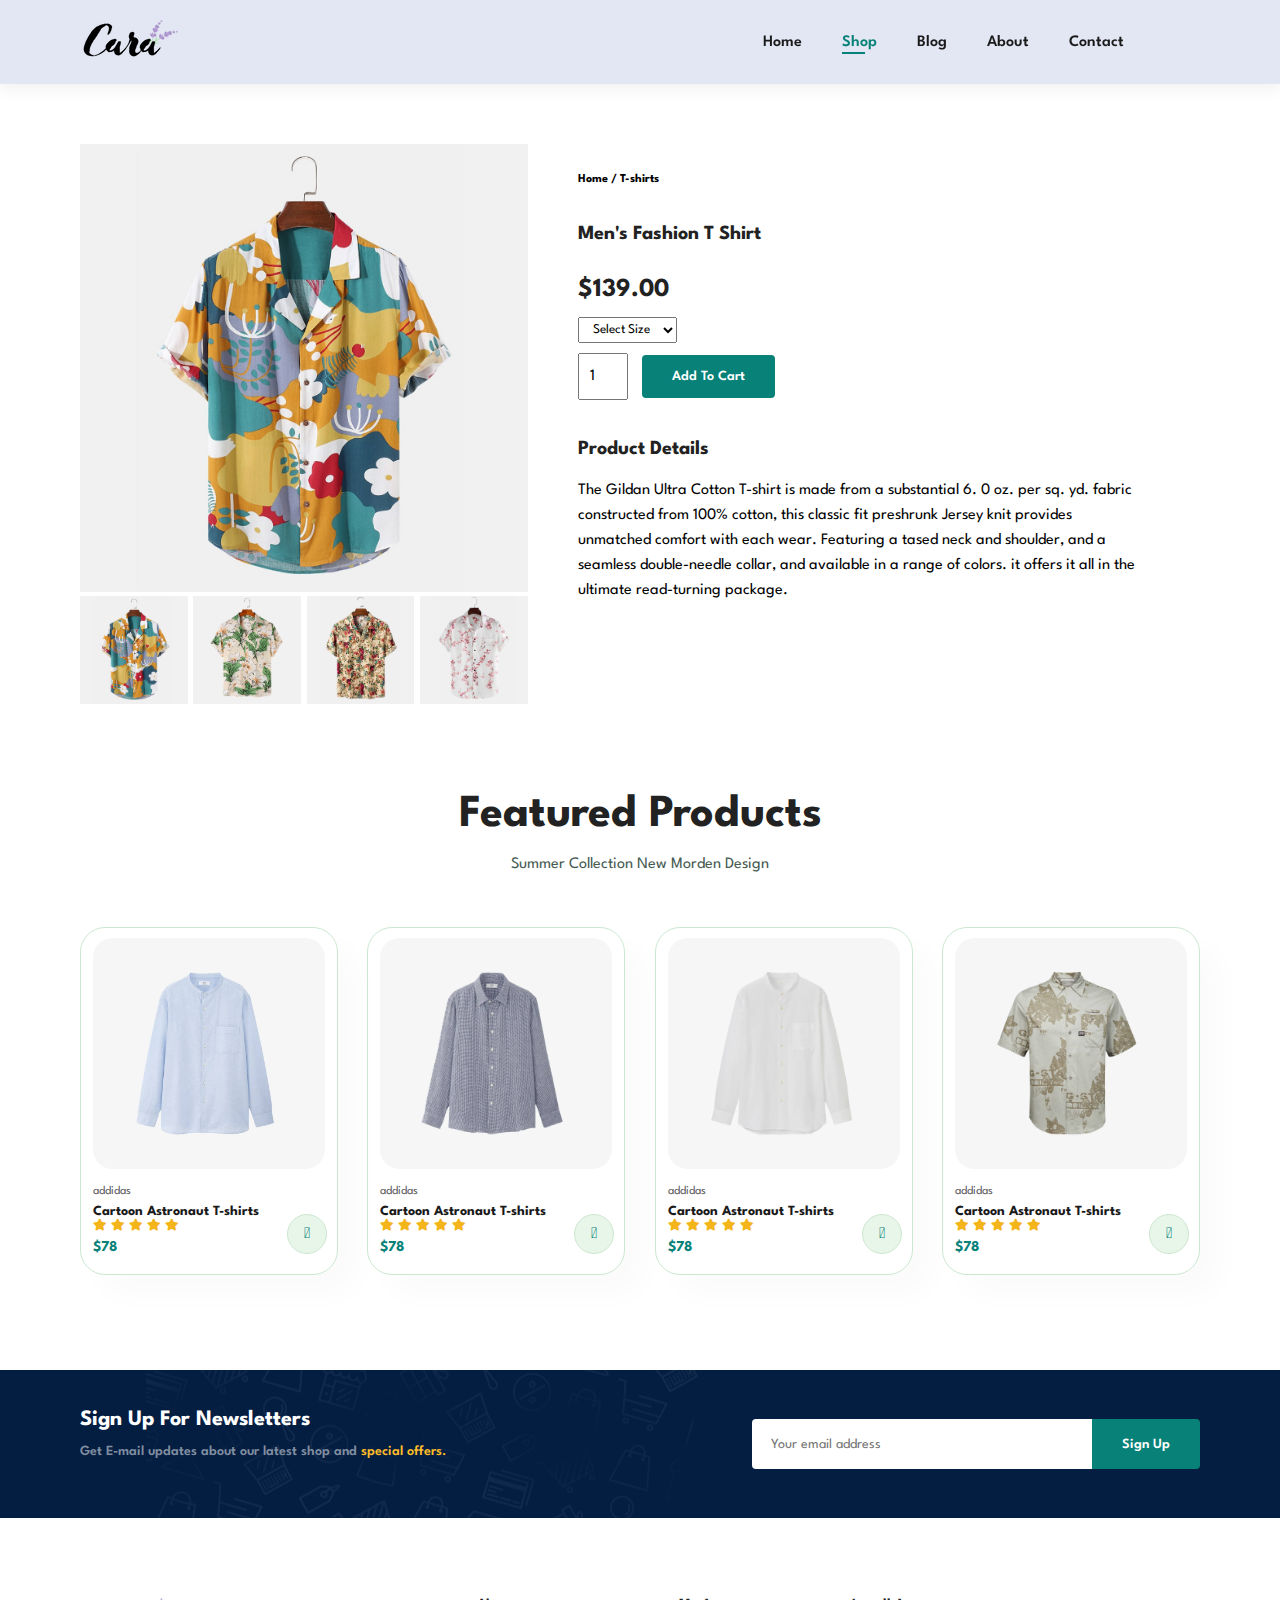
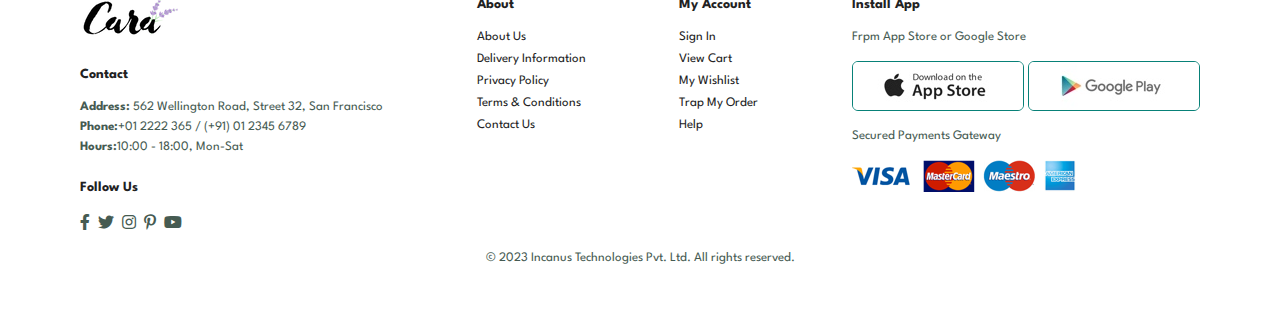
<file: sproduct.html>
<!DOCTYPE html>
<html lang="en">

    <head>
        <meta charset="UTF-8">
        <meta http-equiv="X-UA-Compatible" content="IE=edge">
        <meta name="viewport" content="width=device-width, initial-scale=1.0">
        <title>Ecommerce Tutorial</title>
        <link rel="stylesheet" href="https://pro.fontawesome.com/releases/v5.10.0/css/all.css" />

        <link rel="stylesheet" href="style.css">
    </head>

    <body>
        <section id="header">
            <a href="#"><img src="img/logo.png" class="logo" alt=""></a>

            <div>
                <ul id="navbar">
                    <li><a href="index.html">Home</a></li>
                    <li><a class="active" href="shop.html">Shop</a></li>
                    <li><a href="blog.html">Blog</a></li>
                    <li><a href="about.html">About</a></li>
                    <li><a href="contact.html">Contact</a></li>
                    <li id="lg-bag"><a href="cart.html"><i class="far fa-shopping-bag"></i></a></li>
                    <a href="#" id="close"><i class="far fa-times"></i></a>
                </ul>
            </div>
            <div id="mobile">
                <a href="cart.html"><i class="far fa-shopping-bag"></i></a>
                <i id="bar" class="fas fa-outdent"></i>
            </div>
        </section>

        <section id="prodetails" class="section-p1">
            <div class="single-pro-image">
                <img src="img/products/f1.jpg" width="100%" id="MainImg" alt="">

                <div class="small-img-group">
                    <div class="small-img-col">
                        <img src="img/products/f1.jpg" width="100%" class="small-img" alt="">
                    </div>
                    <div class="small-img-col">
                        <img src="img/products/f2.jpg" width="100%" class="small-img" alt="">
                    </div>
                    <div class="small-img-col">
                        <img src="img/products/f3.jpg" width="100%" class="small-img" alt="">
                    </div>
                    <div class="small-img-col">
                        <img src="img/products/f4.jpg" width="100%" class="small-img" alt="">
                    </div>
                </div>
            </div>

            <div class="single-pro-details">
                <h6>Home / T-shirts</h6>
                <h4>Men's Fashion T Shirt</h4>
                <h2>$139.00</h2>
                <select>
                    <option>Select Size</option>
                    <option>small</option>
                    <option>large</option>
                    <option>XL</option>
                    <option>XXL</option>
                </select>
                <input type="number" value="1">
                <button class="normal">Add To Cart</button>
                <h4>Product Details</h4>
                <span>The Gildan Ultra Cotton T-shirt is made from a substantial 6. 0 oz. per sq. yd. 
                    fabric constructed from 100% cotton, this classic fit preshrunk Jersey knit provides unmatched comfort with each wear. 
                    Featuring a tased neck and shoulder, and a seamless double-needle collar, and available in a range of colors.
                    it offers it all in the ultimate read-turning package.</span>
            </div>
        </section>

        <section id="product1" class="section-p1">
            <h2>Featured Products</h2>
            <p>Summer Collection New Morden Design</p>
            <div class="pro-container">
                <div class="pro">
                    <img src="img/products/n1.jpg" alt="">
                    <div class="des">
                        <span>addidas</span>
                        <h5>Cartoon Astronaut T-shirts</h5>
                        <div class="star">
                            <i class="fas fa-star"></i>
                            <i class="fas fa-star"></i>
                            <i class="fas fa-star"></i>
                            <i class="fas fa-star"></i>
                            <i class="fas fa-star"></i>
                        </div>
                        <h4>$78</h4>
                    </div>
                    <a href="#"><i class="fal fa-shopping-cart cart"></i></a>
                </div>
                <div class="pro">
                    <img src="img/products/n2.jpg" alt="">
                    <div class="des">
                        <span>addidas</span>
                        <h5>Cartoon Astronaut T-shirts</h5>
                        <div class="star">
                            <i class="fas fa-star"></i>
                            <i class="fas fa-star"></i>
                            <i class="fas fa-star"></i>
                            <i class="fas fa-star"></i>
                            <i class="fas fa-star"></i>
                        </div>
                        <h4>$78</h4>
                    </div>
                    <a href="#"><i class="fal fa-shopping-cart cart"></i></a>
                </div>
                <div class="pro">
                    <img src="img/products/n3.jpg" alt="">
                    <div class="des">
                        <span>addidas</span>
                        <h5>Cartoon Astronaut T-shirts</h5>
                        <div class="star">
                            <i class="fas fa-star"></i>
                            <i class="fas fa-star"></i>
                            <i class="fas fa-star"></i>
                            <i class="fas fa-star"></i>
                            <i class="fas fa-star"></i>
                        </div>
                        <h4>$78</h4>
                    </div>
                    <a href="#"><i class="fal fa-shopping-cart cart"></i></a>
                </div>
                <div class="pro">
                    <img src="img/products/n4.jpg" alt="">
                    <div class="des">
                        <span>addidas</span>
                        <h5>Cartoon Astronaut T-shirts</h5>
                        <div class="star">
                            <i class="fas fa-star"></i>
                            <i class="fas fa-star"></i>
                            <i class="fas fa-star"></i>
                            <i class="fas fa-star"></i>
                            <i class="fas fa-star"></i>
                        </div>
                        <h4>$78</h4>
                    </div>
                    <a href="#"><i class="fal fa-shopping-cart cart"></i></a>
                </div>
            </div>
        </section>

        <section id="newsletter" class="section-p1 section-m1">
            <div class="newstext">
                <h4>Sign Up For Newsletters</h4>
                <p>Get E-mail updates about our latest shop and <span>special offers.</span></p>
            </div>
            <div class="form">
                <input type="text" placeholder="Your email address">
                <button class="normal">Sign Up</button>
            </div>
        </section>

        <footer class="section-p1">
            <div class="col">
                <img class="logo" src="img/logo.png">
                <h4>Contact</h4>
                <p><strong>Address:</strong> 562 Wellington Road, Street 32, San Francisco</p>
                <p><strong>Phone:</strong>+01 2222 365 / (+91) 01 2345 6789</p>
                <p><strong>Hours:</strong>10:00 - 18:00, Mon-Sat</p>
                <div class="follow">
                    <h4>Follow Us</h4>
                    <div class="icon">
                        <i class="fab fa-facebook-f"></i>
                        <i class="fab fa-twitter"></i>
                        <i class="fab fa-instagram"></i>
                        <i class="fab fa-pinterest-p"></i>
                        <i class="fab fa-youtube"></i>
                    </div>
                </div>
            </div>

            <div class="col">
                <h4>About</h4>
                <a href="#">About Us</a>
                <a href="#">Delivery Information</a>
                <a href="#">Privacy Policy</a>
                <a href="#">Terms & Conditions</a>
                <a href="#">Contact Us</a>
            </div>

            <div class="col">
                <h4>My Account</h4>
                <a href="#">Sign In</a>
                <a href="#">View Cart</a>
                <a href="#">My Wishlist</a>
                <a href="#">Trap My Order</a>
                <a href="#">Help</a>
            </div>

            <div class="col install">
                <h4>Install App</h4>
                <p>Frpm App Store or Google Store</p>
                <div class="row">
                    <img src="img/pay/app.jpg" alt="">
                    <img src="img/pay/play.jpg" alt="">
                </div>
                <p>Secured Payments Gateway</p>
                <img src="img/pay/pay.png" alt="">
            </div>

            <div class="copyright">
                <p>© 2023 Incanus Technologies Pvt. Ltd. All rights reserved.</p>
            </div>
        </footer>

        <script>
            var MainImg = document.getElementById("MainImg");
            var smallimg = document.getElementsByClassName("small-img");

            smallimg[0].onclick = function(){
                MainImg.src = smallimg[0].src;
            }
            smallimg[1].onclick = function(){
                MainImg.src = smallimg[1].src;
            }
            smallimg[2].onclick = function(){
                MainImg.src = smallimg[2].src;
            }
            smallimg[3].onclick = function(){
                MainImg.src = smallimg[3].src;
            }
        </script>

        <script src="script.js"></script>
    </body>

</html>
</file>
<file: style.css>
@import url("https://fonts.googleapis.com/css2?family=Spartan:wght@100;200;300;400;500;600;700;800;900&display=swap");
* {
  margin: 0;
  padding: 0;
  box-sizing: border-box;
  font-family: "Spartan", sans-serif;
}

html {
  scroll-behavior: smooth;
}

/* Global Styles */

h1 {
  font-size: 50px;
  line-height: 64px;
  color: #222;
}

h2 {
  font-size: 46px;
  line-height: 54px;
  color: #222;
}

h4 {
  font-size: 20px;
  color: #222;
}

h6 {
  font-weight: 700;
  font-size: 12px;
}

p {
  font-size: 16px;
  color: #465b52;
  margin: 15px 0 20px 0;
}

.section-p1 {
  padding: 40px 80px;
}

.section-m1 {
  margin: 40px 0;
}

button.normal {
  font-size: 14px;
  font-weight: 600;
  padding: 15px 30px;
  color: #000;
  background-color: #fff;
  border-radius: 4px;
  cursor: pointer;
  border: none;
  outline: none;
  transition: 0.2s;
}

button.white {
  font-size: 13px;
  font-weight: 600;
  padding: 11px 18px;
  color: #fff;
  background-color: transparent;
  cursor: pointer;
  border: 1px solid #fff;
  outline: none;
  transition: 0.2s;
}

body {
  width: 100%;
}

#header {
  display: flex;
  align-items: center;
  justify-content: space-between;
  padding: 20px 80px;
  background-color: #E3E6F3;
  box-shadow: 0 5px 15px rgba(0, 0, 0, 0.06); 
  z-index: 999;
  position: sticky;
  top: 0;
  left: 0;
}

#navbar{
  display: flex;
  align-items: center;
  justify-content: center;
}

#navbar li {
  list-style: none;
  padding: 0 20px;
  position: relative;
}

#navbar li a {
  text-decoration: none;
  font-size: 16px;
  font-weight: 600;
  color: #1a1a1a;
  transition: 0.3s ease;
}

#navbar li a:hover, 
#navbar li a.active {
  color: #088178;
}

#navbar li a.active::after,
#navbar li a:hover::after {
  content: "";
  width: 30%;
  height: 2px;
  background-color: #088178;
  position: absolute;
  bottom: -4px;
  left: 20px;
}

#mobile {
  display: none;
  align-items: center;
}

#close {
  display: none;
}

#hero {
  background-image: url("img/hero4.png");
  height: 90vh;
  width: 100%;
  background-position: top 25% right 0%;
  background-size: cover;
  padding: 0 80px;
  display: flex;
  flex-direction: column;
  align-items: flex-start;
  justify-content: center;
}

#hero h4 {
  padding-bottom: 15px;
}

#hero h1 {
  color: #088178;
}

#hero button {
  background-image: url("img/button.png");
  background-color: transparent;
  color: #088178;
  border: 0;
  padding: 14px 80px 14px 65px;
  background-repeat: no-repeat;
  cursor: pointer;
  font-weight: 700;
  font-size: 15px;
}

#feature {
  display: flex;
  align-items: center;
  justify-content: space-between;
  flex-wrap: wrap;
}

#feature .fe-box {
  width: 180px;
  text-align: center;
  padding: 25px 15px;
  box-shadow: 20px 20px 34px rgba(0, 0, 0, 0.03);
  border: 1px solid #cce7d0;
  border-radius: 4px;
  margin: 15px 0;
}

#feature .fe-box:hover {
  box-shadow: 10px 10px 54px rgba(72, 62, 221, 0.1);
}

#feature .fe-box img {
  width: 100%;
  margin-bottom: 10px;
}

#feature .fe-box h6 {
  display: inline-block;
  padding: 9px 8px 6px 8px;
  line-height: 1;
  border-radius: 4px;
  color: #088178;
  background-color: #fddde4;
}

#feature .fe-box:nth-child(2) h6 {
  background-color: #cdebbc;
}

#feature .fe-box:nth-child(3) h6 {
  background-color: #d1e8f2;
}
 
#feature .fe-box:nth-child(4) h6 {
  background-color: #cdd4f8;
}

#feature .fe-box:nth-child(5) h6 {
  background-color: #f6dbf6;
}

#feature .fe-box:nth-child(6) h6 {
  background-color: #fff2e5;
}

#product1 {
  text-align: center;
}
#product1 .pro-container {
  display: flex;
  justify-content: space-between;
  padding-top: 20px;
  flex-wrap: wrap;
}
#product1 .pro {
  width: 23%;
  min-width: 250px;
  padding: 10px 12px;
  border: 1px solid #cce7d0;
  border-radius: 25px;
  cursor: pointer;
  box-shadow: 20px 20px 30px rgba(0, 0, 0, 0.02);
  margin: 15px 0 ;
  transition: 0.2s ease;
  position: relative;
}

#product1 .pro:hover {
  box-shadow: 20px 20px 30px rgba(0, 0, 0, 0.06);
}

#product1 .pro img {
  width: 100%;
  border-radius: 20px;
}

#product1 .pro .des {
  text-align: start;
  padding: 10px 0;
}

#product1 .pro .des span {
  color: #606063;
  font-size: 12px;
}

#product1 .pro .des h5{
  padding-top: 7px;
  color: #1a1a1a;
  font-size: 14px;
}

#product1 .pro .des i {
  font-size: 12px;
  color: rgb(243, 181, 25);
}

#product1 .pro .des h4 {
  padding-top: 7px;
  font-size: 15px;
  font-weight: 700;
  color: #088178;
}

#product1 .pro .cart {
  width: 40px;
  height: 40px;
  line-height: 40px;
  border-radius: 50px;
  background-color: #e8f6ea;
  font-weight: 500;
  color: #088178;
  border: 1px solid #cce7d0;
  position: absolute;
  bottom: 20px;
  right: 10px;
}

#banner {
  text-align: center;
  display: flex;
  justify-content: center;
  align-items: center;
  flex-direction: column;
  background-image: url("img/banner/b2.jpg");
  width: 100%;
  height: 40vh;
  background-size: cover;
  background-position: center;
}

#banner h4 {
  color: white;
  font-size: 16px;
}

#banner h2 {
  color: white;
  font-size: 30px;
  padding: 10px 0;
}

#banner h2 span {
  color: red;
}

#banner button:hover {
  background: #088178;
  color: #fff;
}

#sm-banner {
  display: flex;
  justify-content: space-between;
  flex-wrap: wrap;
}

#sm-banner .banner-box {
  display: flex;
  justify-content: center;
  align-items: flex-start;
  flex-direction: column;
  background-image: url("img/banner/b17.jpg");
  min-width: 625px;
  height: 50vh;
  background-size: cover;
  background-position: center;
  padding: 30px;
}

#sm-banner .banner-box2 {
  background-image: url("img/banner/b10.jpg");
}

#sm-banner h4 {
  color: #fff;
  font-size: 20px;
  font-weight: 300;
}

#sm-banner h2 {
  color: #fff;
  font-size: 28px;
  font-weight: 800;
}

#sm-banner span {
  color: #fff;
  font-size: 14px;
  font-weight: 500;
  padding-bottom: 15px;
}

#sm-banner .banner-box:hover button{
  background: #088178;
  border: 1px solid #088178;
}

#banner3 {
  display: flex;
  justify-content: space-between;
  flex-wrap: wrap;
  padding: 0 80px;
}

#banner3 .banner-box {
  display: flex;
  justify-content: center;
  align-items: flex-start;
  flex-direction: column;
  background-image: url("img/banner/b7.jpg");
  min-width: 30%;
  height: 30vh;
  background-size: cover;
  background-position: center;
  padding: 20px;
  margin-bottom: 20px;
}

#banner3 .banner-box2{
  background-image: url("img/banner/b4.jpg");
}

#banner3 .banner-box3{
  background-image: url("img/banner/b18.jpg");
}

#banner3 h2 {
  color: #fff;
  font-weight: 900;
  font-size: 22px;
}

#banner3 h3 {
  color: #ec544e;
  font-weight: 800;
  font-size: 15px;
}

#newsletter {
  display: flex;
  justify-content: space-between;
  align-items: center;
  flex-wrap: wrap;
  background-image: url("img/banner/b14.png");
  background-repeat: no-repeat;
  background-position: 20% 30%;
  background-color: #041e42;
}

#newsletter h4 {
  font-size: 22px;
  font-weight: 700;
  color: #fff;
}

#newsletter p {
  font-size: 14px;
  font-weight: 600;
  color: #818ea0;
}

#newsletter p span {
  color: #ffbd27;
}

#newsletter .form {
  display: flex;
  width: 40%;
}

#newsletter input {
  height: 3.12rem;
  padding: 0 1.25em;
  font-size: 14px;
  width: 100%;
  border: 1px solid transparent;
  border-radius: 4px;
  outline: none;
  border-top-right-radius: 0;
  border-bottom-right-radius: 0;
}

#newsletter button {
  background-color: #088178;
  color: #fff;
  white-space: nowrap;
  border-top-left-radius: 0;
  border-bottom-left-radius: 0;
}

footer {
  display: flex;
  flex-wrap: wrap;
  justify-content: space-between;
}

footer .col{
  display: flex;
  flex-direction: column;
  align-items: flex-start;
  margin-bottom: 20px;
}

footer .logo {
  margin-bottom: 30px;
}

footer h4 {
  font-size: 14px;
  padding-bottom: 20px;
}

footer p {
  font-size: 13px;
  margin: 0 0 8px 0;
}

footer a {
  font-size: 13px;
  text-decoration: none;
  color: #222;
  margin-bottom: 10px;
}

footer .follow {
  margin-top: 20px;
}

footer .follow i {
  color: #465b52;
  padding-right: 4px;
  cursor: pointer;
}

footer .install .row img{
  border: 1px solid #088178;
  border-radius: 6px;
}

footer .install img {
  margin: 10px 0 15px 0;
}

footer .follow i:hover, 
footer a:hover {
  color: #088178;
}

footer .copyright {
  width: 100%;
  text-align: center;
}
/* shop screen */
#page-header{
  background-image: url("img/banner/b1.jpg");
  width: 100%;
  height: 40vh;
  background-size: cover;
  display: flex;
  justify-content: center;
  text-align: center;
  flex-direction: column;
  padding: 14px;
}

#page-header h2,
#page-header p {
  color: #fff;
}

#pagination {
  text-align: center;
}

#pagination a {
  text-decoration: none;
  background-color: #088178;
  padding: 15px 20px;
  border-radius: 4px;
  color: #fff;
  font-weight: 600;
}

#pagination a i {
  font-size: 16px;
  font-weight: 600;
}

/* single product */
#prodetails {
  display: flex;
  margin-top: 20px;
}

#prodetails .single-pro-image{
  width: 40%;
  margin-right: 50px;
}

.small-img-group {
  display: flex;
  justify-content: space-between;
}

.small-img-col {
  flex-basis: 24%;
  cursor: pointer;
}

#prodetails .single-pro-details {
  width: 50%;
  padding-top: 30px;
}

#prodetails .single-pro-details h4{
  padding: 40px 0 20px 0;
}

#prodetails .single-pro-details h2 {
  font-size: 26px;
}

#prodetails .single-pro-details select {
  display: block;
  padding: 5px 10px;
  margin-bottom: 10px;
}

#prodetails .single-pro-details input {
  width: 50px;
  height: 47px;
  padding-left: 10px;
  font-size: 16px;
  margin-right: 10px;
}
#prodetails .single-pro-details input:focus {
  outline: none;
}

#prodetails .single-pro-details button {
  background: #088178;
  color: #fff;
}

#prodetails .single-pro-details span {
  line-height: 25px;
}

/* Blog page */
#page-header .blog-header {
  background-image: url("img/banner/b19.jpg");
}

#blog{
  padding: 150px 150px 0 150px;
}

#blog .blog-box {
  display: flex;
  align-items: center;
  width: 100%;
  position: relative;
  padding-bottom: 90px;
}

#blog .blog-img{
  width: 50%;
  margin-right: 40px;
}

#blog img {
  width: 100%;
  height: 300px;
  object-fit: cover;
}

#blog .blog-details{
  width: 50%;
}

#blog .blog-details a{
  text-decoration: none;
  font-size: 11px;
  color: #000;
  font-weight: 700;
  position: relative;
}

#blog .blog-details a::after {
  content: "";
  width: 50px;
  height: 1px;
  background-color: #000;
  position: absolute;
  top: 4px;
  right: -60px;
}

#blog .blog-details a:hover {
  color: #088178;
  transition: 0.3s;
}

#blog .blog-details a:hover::after {
  background-color: #088178;
}

#blog .blog-box h1{
  position: absolute;
  top: -40px;
  left: 0;
  font-size: 70px;
  font-weight: 700;
  color: #c9cbce;
  z-index: -9;
}

/* About page */
#page-header.about-header {
  background-image: url(img/about/banner.png);
}

#about-head img {
  width: 50%;
  height: auto;
}

#about-head {
  display: flex;
  align-items: center;
}

#about-head div {
  padding: 40px;
}

#about-app {
  text-align: center;
}

#about-app .video {
  width: 70%;
  height: 100%;
  margin: 30px auto 0 auto;
}

#about-app .video video{
  width: 100%;
  height: 100%;
  border-radius: 20px;
}

/* Contact Page */
#contact-details {
  display: flex;
  align-items: center;
  justify-content: space-between;
}

#contact-details .details {
  width: 40%;
}

#contact-details .details span,
#form-details form span {
  font-size: 12px;
}

#contact-details .details h3 {
    font-size: 16px;
    padding-bottom: 15px;
  }

#contact-details .details h2,
#form-details form h2 {
  font-size: 26px;
  line-height: 35px;
  padding: 20px 0;
}

#contact-details .details li {
  list-style: none;
  display: flex;
  padding: 10px 0;
}


#contact-details .details li p {
  margin: 0;
  font-size: 14px;
}

#contact-details .details li i {
  font-size: 14px;
  padding-right: 22px;
}

#contact-details .map {
  width: 55%;
  height: 400px;
}

#contact-details .map iframe {
  width: 100%;
  height: 100%;
}

#form-details {
  display: flex;
  justify-content: space-between;
  margin: 30px;
  padding: 80px;
  border: 1px solid #e1e1e1;
}

#form-details form {
  width: 65%;
  display: flex;
  flex-direction: column;
  align-items: flex-start;
}

#form-details form input,
#form-details form textarea {
  width: 100%;
  padding: 12px 15px;
  outline: none;
  margin-bottom: 20px;
  border: 1px solid #e1e1e1;
}

#form-details form button {
  background-color: #088178;
  color: #fff;
}

#form-details .people div{
  padding-bottom: 25px;
  display: flex;
  align-items: flex-start;
}

#form-details .people div img{
  width: 65px;
  height: 65px;
  object-fit: cover;
  margin-right: 15px;
}

#form-details .people div p {
  margin: 0;
  font-size: 13px;
  line-height: 25px;
}

#form-details .people div p span {
  display: block;
  font-size: 16px;
  font-weight: 600;
  color: #000;
}

/* Cart page */
#cart {
  overflow-x: auto;
}

#cart table {
  width: 100%;
  border-collapse: collapse;
  table-layout: fixed;
  white-space: nowrap;
}

#cart table img {
  width: 70px;
}

#cart table td:nth-child(1) {
  width: 100px;
  text-align: center;
}

#cart table td:nth-child(2) {
  width: 150px;
  text-align: center;
}

#cart table td:nth-child(3) {
  width: 250px;
  text-align: center;
}

#cart table td:nth-child(4) {
  width: 150px;
  text-align: center;
}

#cart table td:nth-child(5) {
  width: 150px;
  text-align: center;
}

#cart table td:nth-child(6) {
  width: 150px;
  text-align: center;
}

#cart table td:nth-child(5) input {
  width: 70px;
  padding: 10px 5px 10px 15px;
}

#cart table thead {
  border: 1px solid #e2e9e1;
  border-left: none;
  border-right: none;
}

#cart table thead td {
  font-weight: 700;
  text-transform: uppercase;
  font-size: 13px;
  padding: 18px 0;
}

#cart table tbody tr td {
  padding-top: 15px;
}

#cart table tbody td {
  font-size: 13px;
}

#cart-add {
  display: flex;
  flex-wrap: wrap;
  justify-content: space-between;
}

#coupon {
  width: 50%;
  margin-bottom: 30px;
}

#coupon h3,
#subtotal h3 {
  padding-bottom: 15px;
}

#coupon input {
  padding: 10px 20px;
  outline: none;
  width: 60%;
  margin-right: 10px;
  border: 1px solid #e2e9e1;
}

#coupon button,
#subtotal button {
  background-color: #088178;
  color: #fff;
  padding: 12px 20px;
}

#subtotal {
  width: 50%;
  margin-bottom: 30px;
  border: 1px solid #e2e9e1;
  padding: 30px;
}

#subtotal table {
border-collapse: collapse;
width: 100%;
margin-bottom: 20px;
}

#subtotal table td{
  width: 50%;
  border: 1px solid #e2e9e1;
  padding: 10px;
  font-size: 13px;
}

/* media screen */
@media (max-width:799px) {
  .section-p1 {
    padding: 40px 40px;
  }
  #navbar {
    display: flex;
    flex-direction: column;
    align-items: flex-start;
    justify-content: flex-start;
    position: fixed;
    top: 0;
    right: -300px;
    height: 100vh;
    width: 300px;
    background-color: #E3E6F3;
    box-shadow: 0 40px 60px rgba(0, 0, 0, 0.1);
    padding: 80px 0 0 10px;
    transition: 0.3s;
  }

  #navbar.active {
    right: 0px;
  }

  #navbar li{
    margin-bottom: 25px;
  }

  #mobile {
    display: flex;
    align-items: center;
  }

  #mobile i {
    color: #1a1a1a;
    font-size: 24px;
    padding-left: 20px;
  }  

  #close {
    display: initial;
    position: absolute;
    top: 30px;
    left: 30px;
    color: #222;
    font-size: 24px;
  }

  #lg-bag{
    display: none;
  }

  #hero {
    height: 70vh;
    padding: 0 80px;
    background-position: top 30% right 30%;
  }

  #feature{
    justify-content: center;
  }

  #feature .fe-box{
    margin: 15px 15px;
  }

  #product1 .pro-container{
    justify-content: center;
  }

  #product1 .pro {
    margin: 15px;
  }

  #banner {
    height: 20vh;
  }

  #sm-banner .banner-box {
    min-width: 100%;
    height: 30vh;
  }

  #banner3 {
    padding: 0 40px;
  }

  #banner3 .banner-box {
    width: 28%;
  }

  #newsletter .form {
    width: 70%;
  }

  /* contct page; */

  #form-details {
    padding: 40px;
  }

  #form-details form {
    width: 50%;
  }

  /* cart page; */


}

@media (max-width: 477px) {

  .section-p1{
    padding: 20px;
  }
  #header {
    padding: 10px 30px;
  }

  h2{
    font-size: 32px;
  }

  h1{
    font-size: 38px;
  }
  
  #hero {
    padding: 0 20px;
    background-position: 55%;
  }

  #feature {
    justify-content: space-between;
  }

  #feature .fe-box{
    width: 155px;
    margin: 0 0 15px 0;
  }

  #product1 .pro {
    width: 100%;
  }

  #banner {
    height: 40vh;
  }

  #sm-banner .banner-box {
    height: 40vh;
  }

  #sm-banner .banner-box2 {
    margin-top: 20px;
  }

  #banner3 {
    padding: 0 20px;
  }

  #banner3 .banner-box {
    width: 100%;
  }

  #newsletter {
    padding: 40px 20px;
  }

  #newsletter .form {
    width: 100%;
  }

  footer .copyright {
    text-align: start;
  }

  /* Single Product */
  #prodetails {
    display: flex;
    flex-direction: column;
  }
  #prodetails .single-pro-image {
    width: 100%;
    margin-right: 0px;
  }
  #prodetails .single-pro-details {
    width: 100%;
  }

  /* blog Page */
  #blog {
    padding: 100px 20px 0 20px;
  }

  #blog .blog-box {
    display: flex;
    flex-direction: column;
    align-items: flex-start;
  }

  #blog .blog-img {
    width: 100%;
    margin-right: 0px;
    margin-bottom: 30px;
  }

  #blog .blog-details {
    width: 100%;
  }

  /* About page */
  #about-head {
    flex-direction: column;
  }

  #about-head img {
    width: 100%;
    margin-bottom: 20px;
  }

  #about-head div {
    padding-left: 0px;
  }

  #about-app .video {
    width: 100%;
  }

  /* contcat page; */
  #contact-details {
    display: flex;
    flex-direction: column;
    align-items: center;
    justify-content: space-between;
  }

  #contact-details .details {
    width: 100%;
    margin-bottom: 30px;
  }

  #contact-details .map {
    width: 100%;
  }

  #form-details {
    margin: 10px;
    padding: 30px 10px;
    flex-wrap: wrap;
  }

  #form-details .form {
    width: 100%;
    margin-bottom:30px ;
  }

  /* cart page; */
  #cart-add {
    flex-direction: column;
  }

  #coupon {
    width: 100%;
  }

  #subtotal {
    width: 100%;
    padding: 20px;
  }
}
</file>
